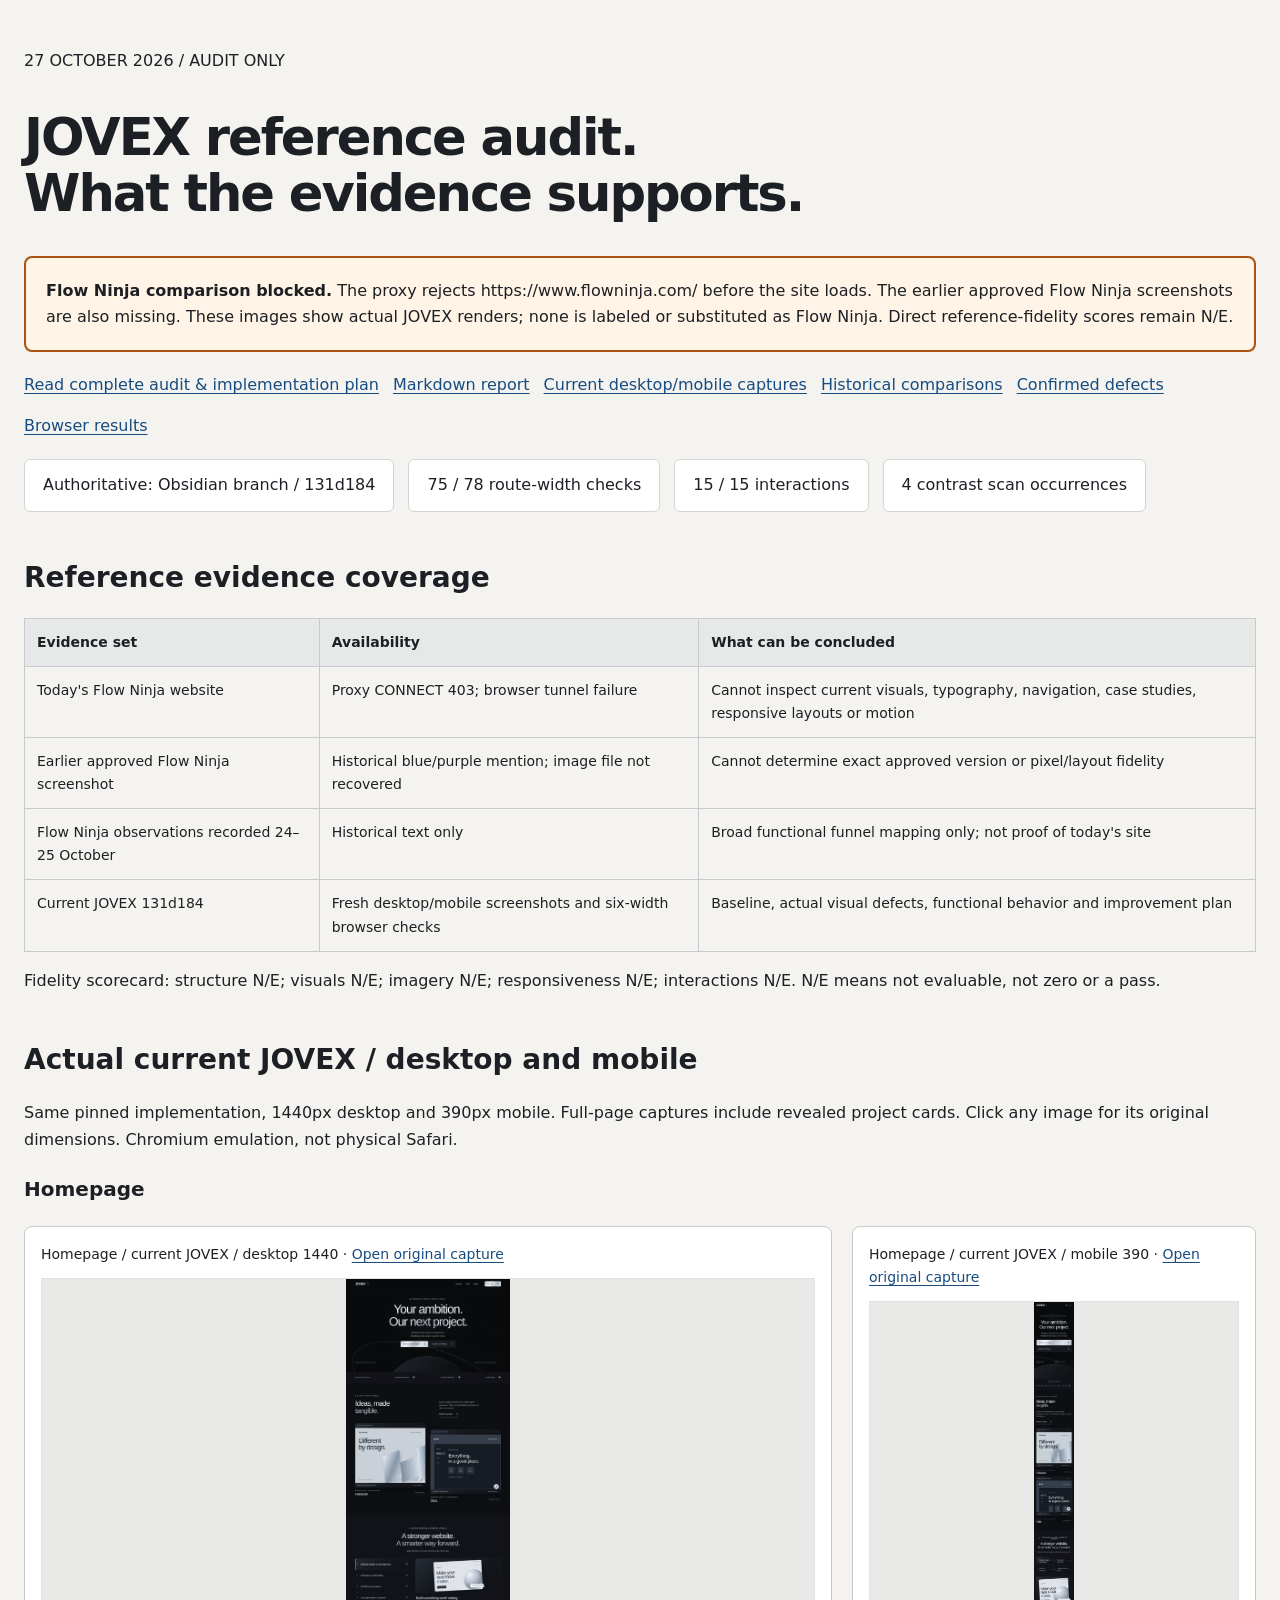
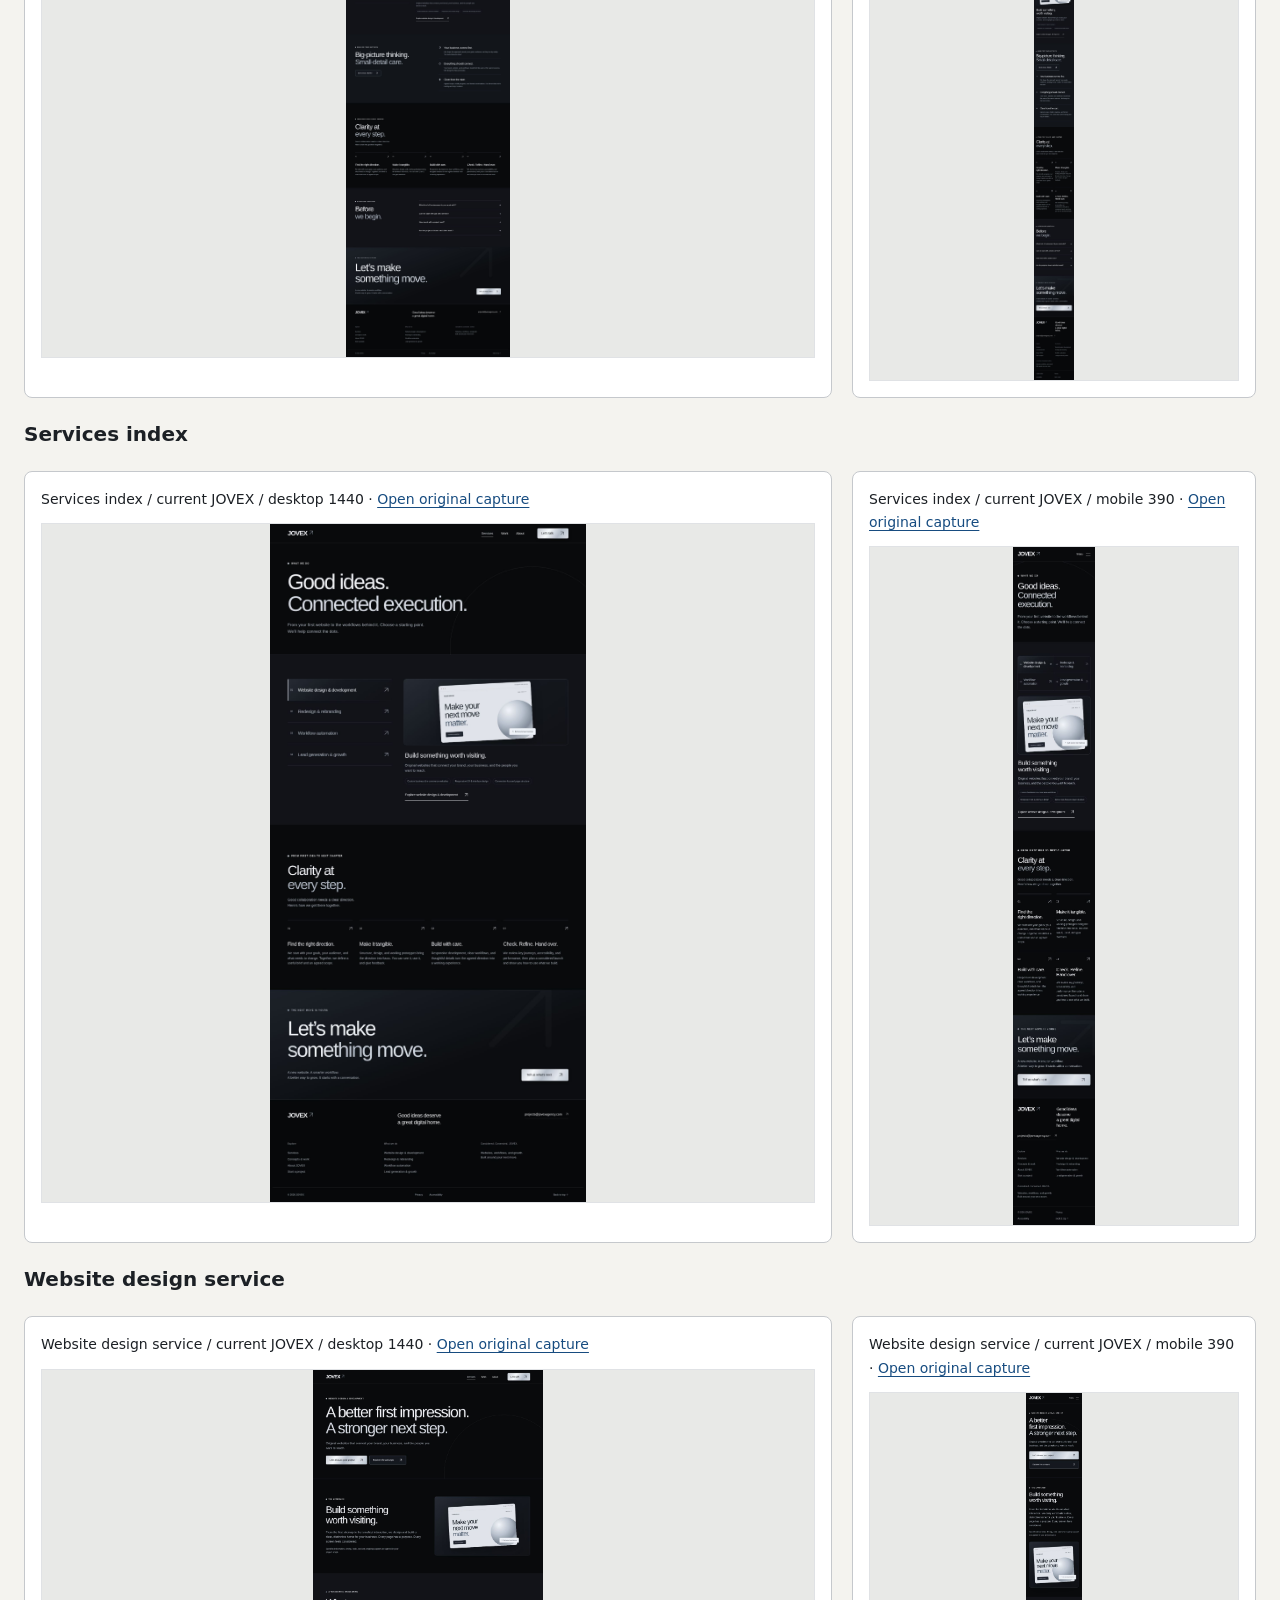
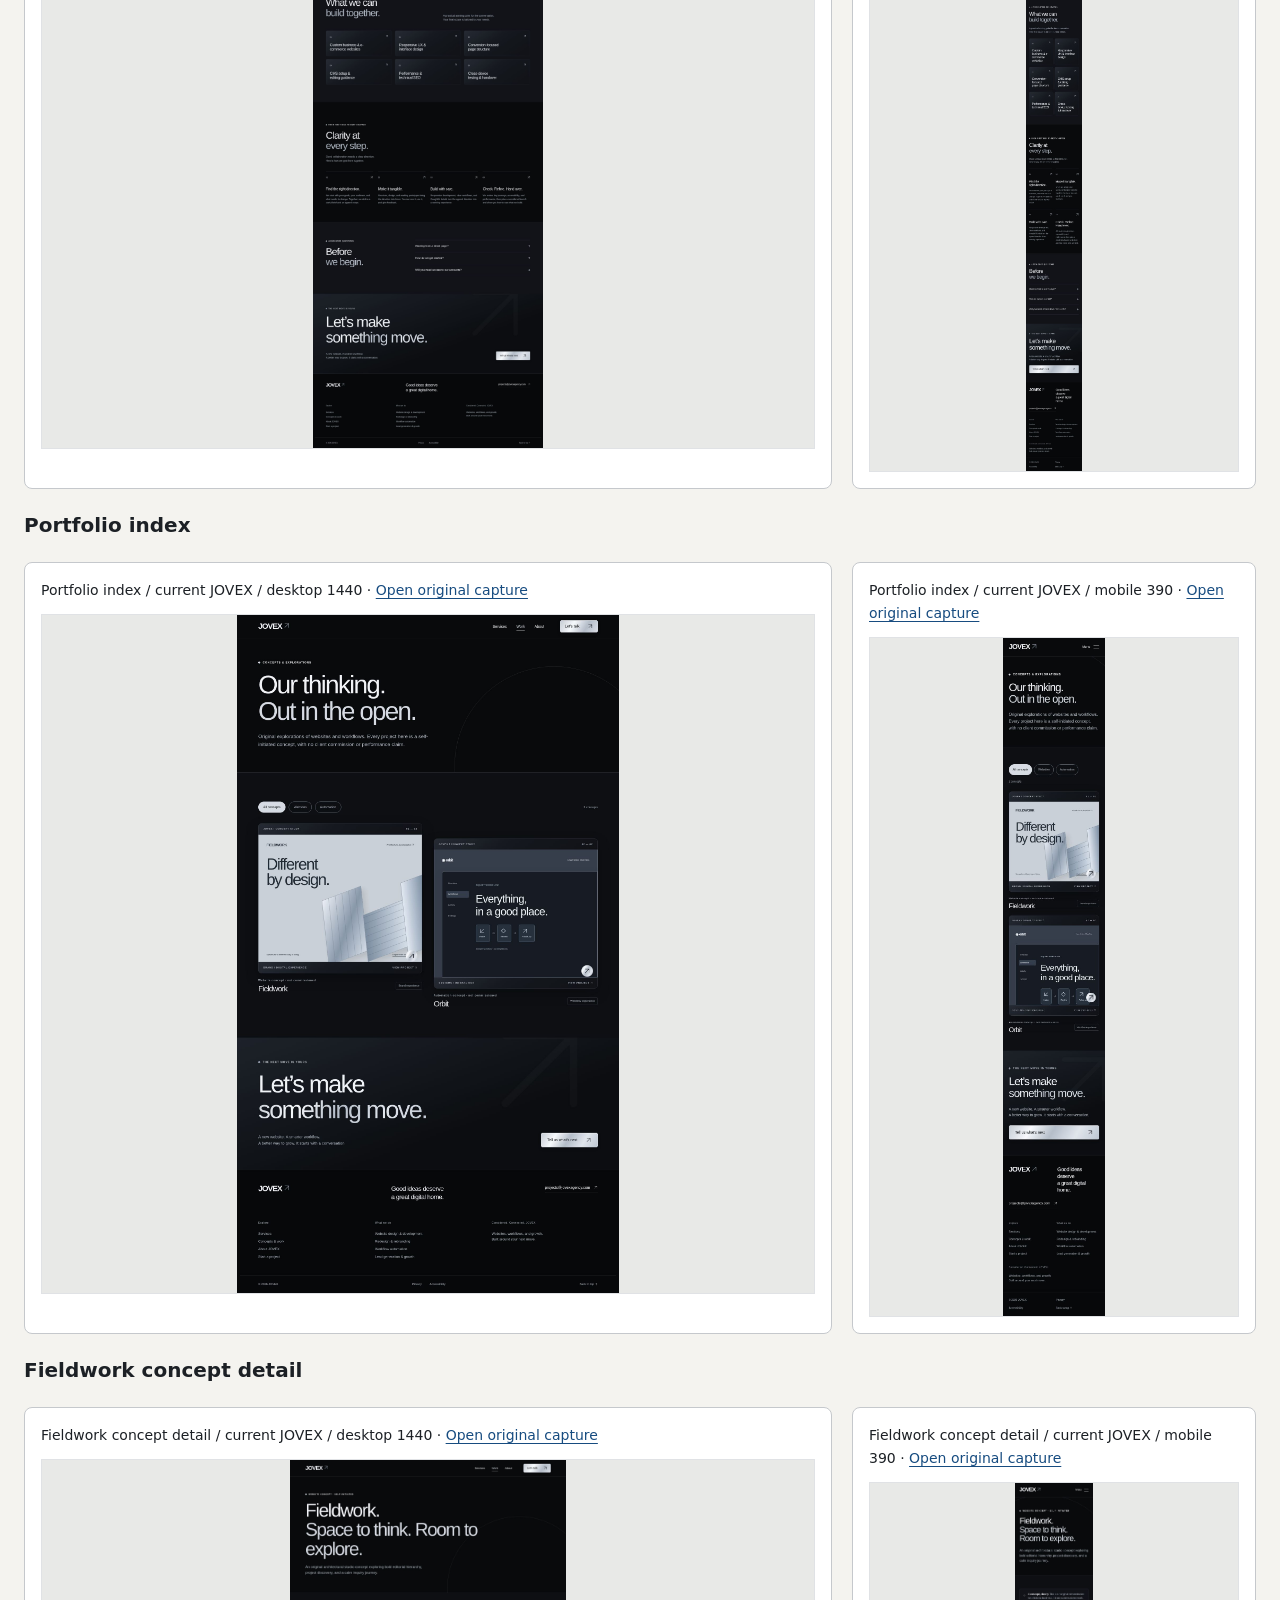
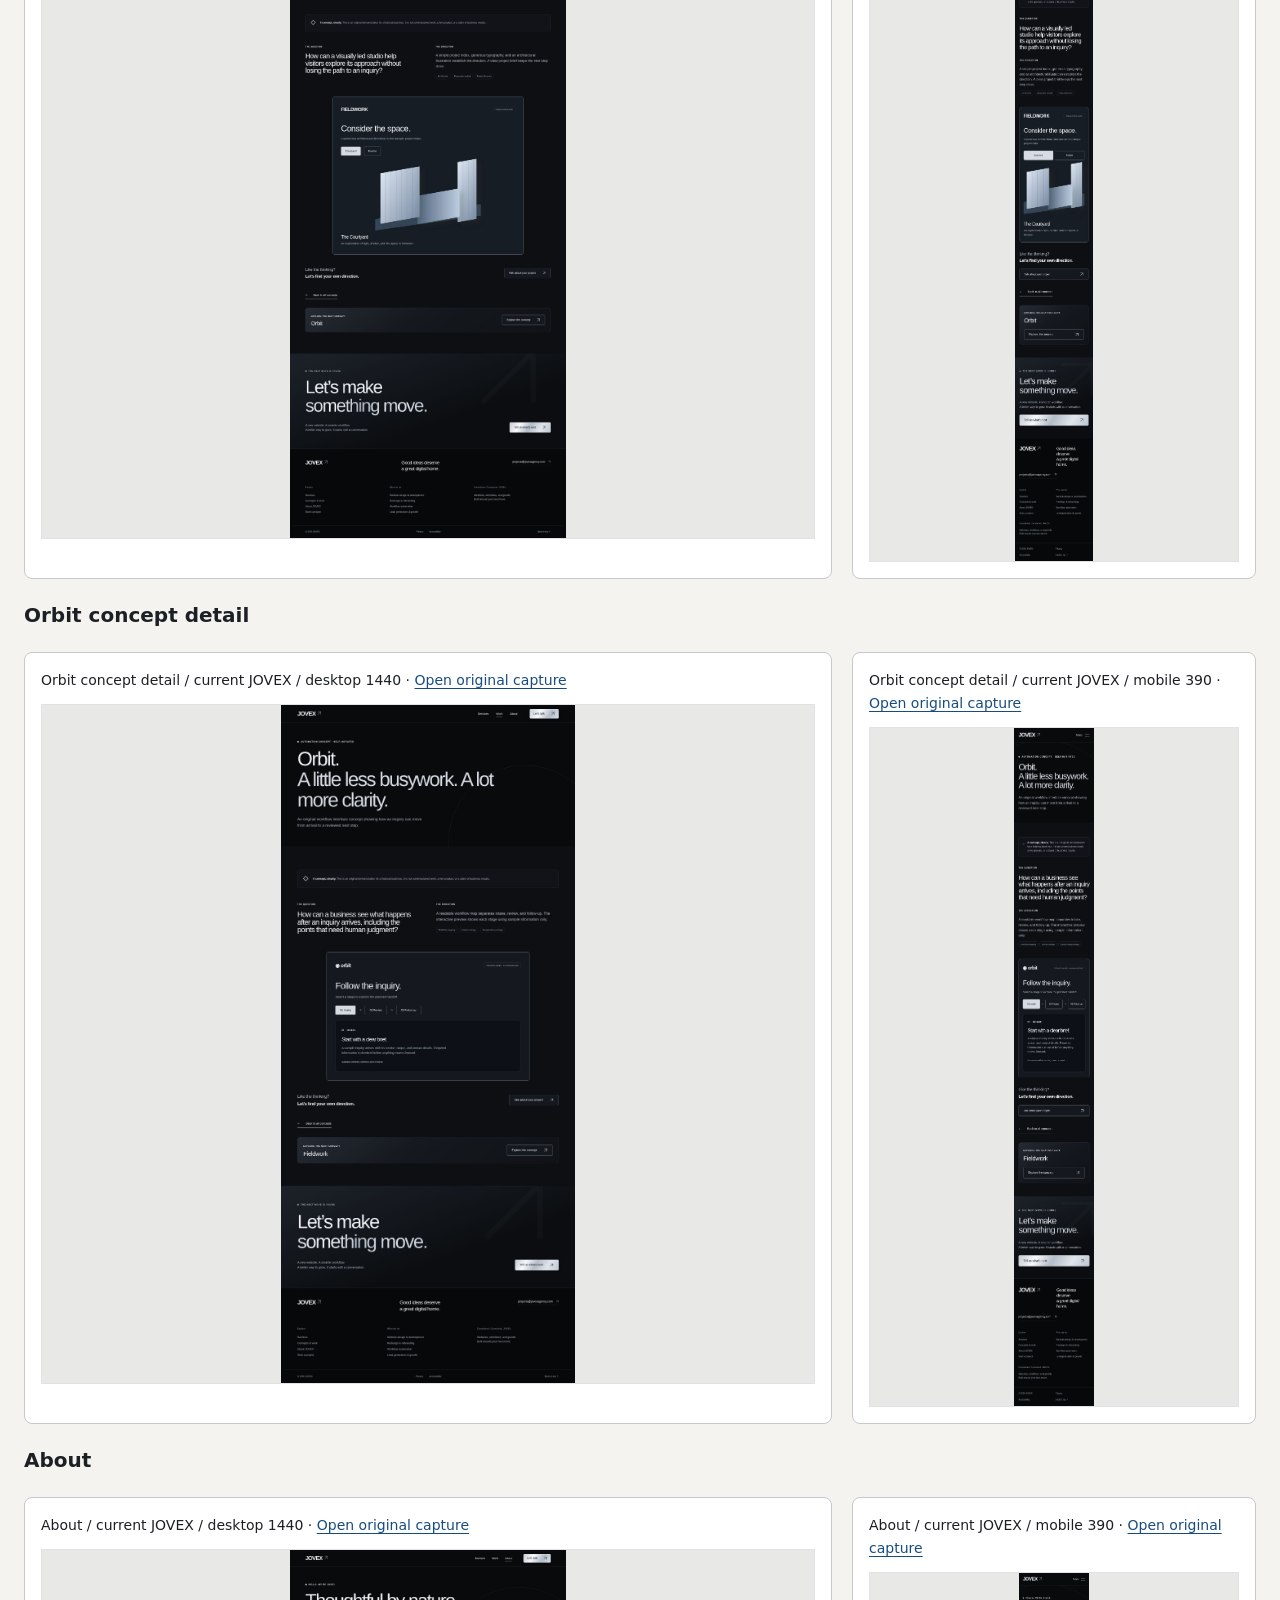
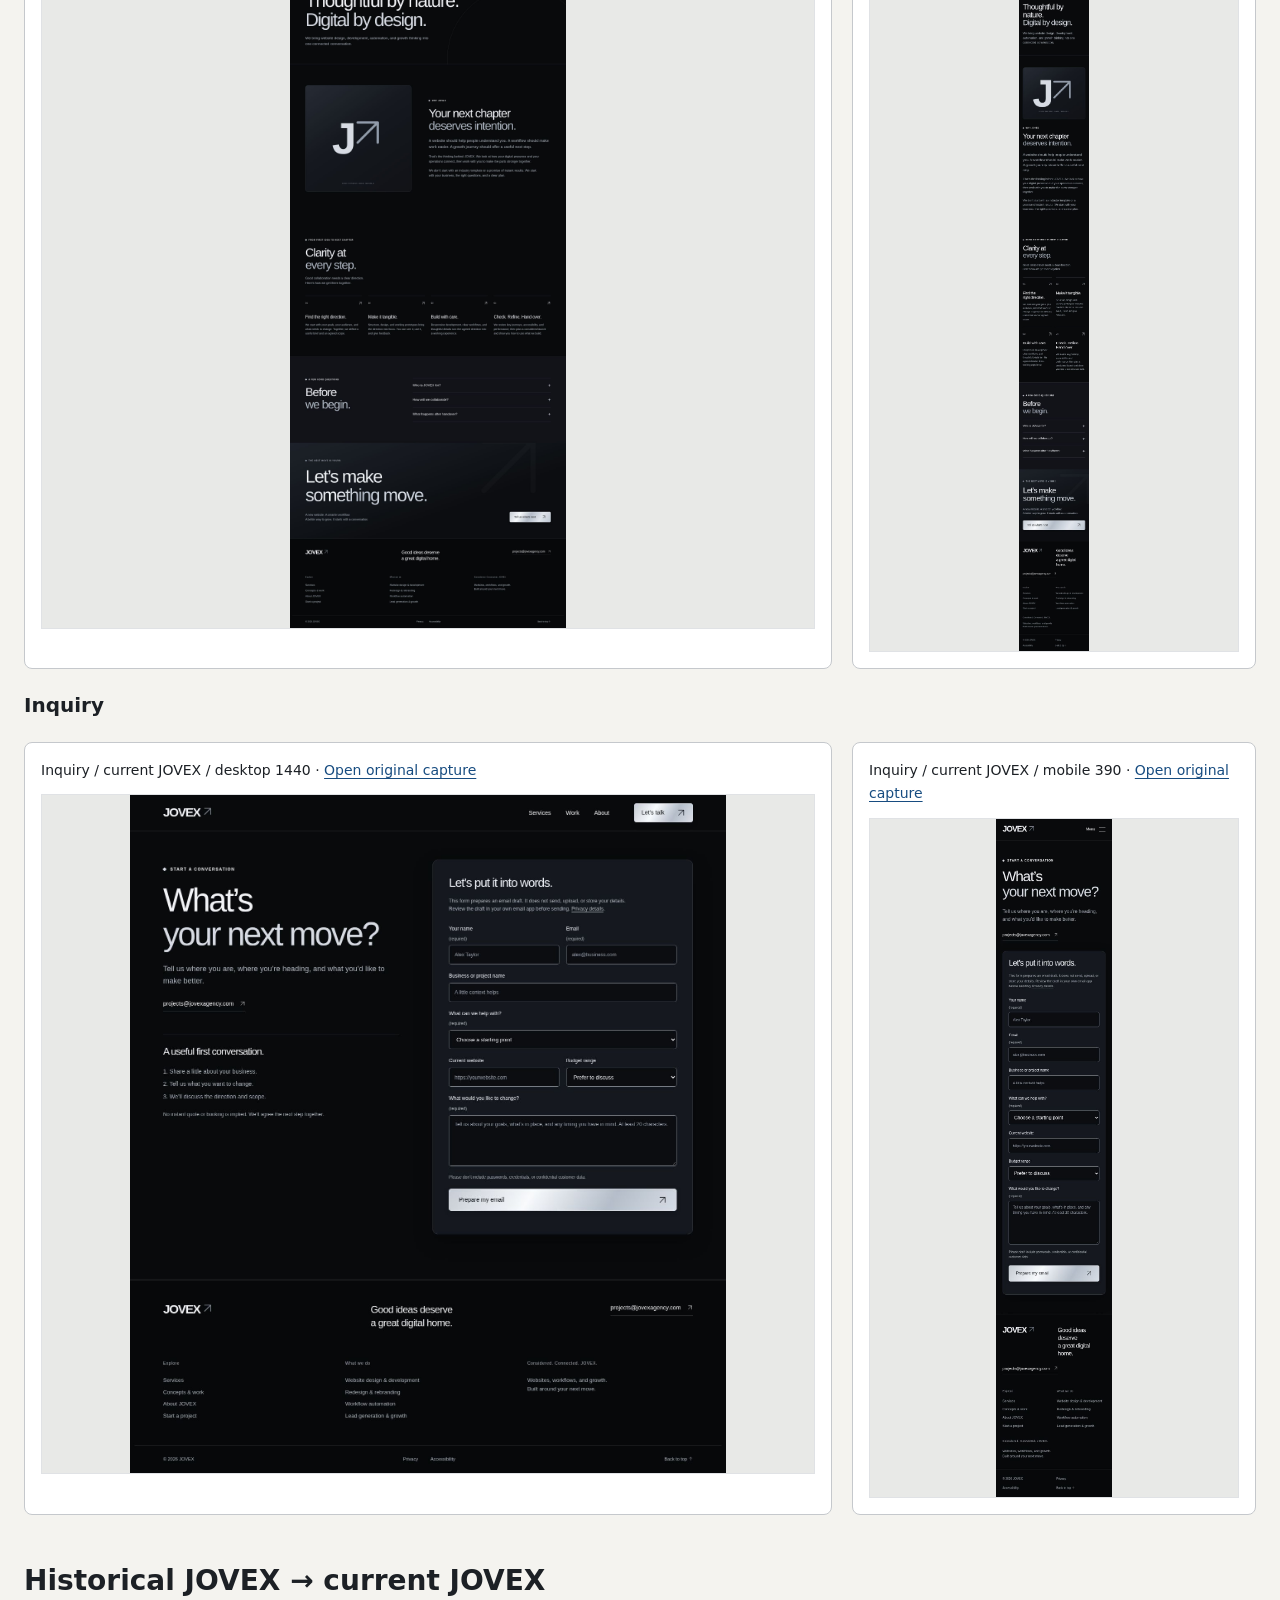
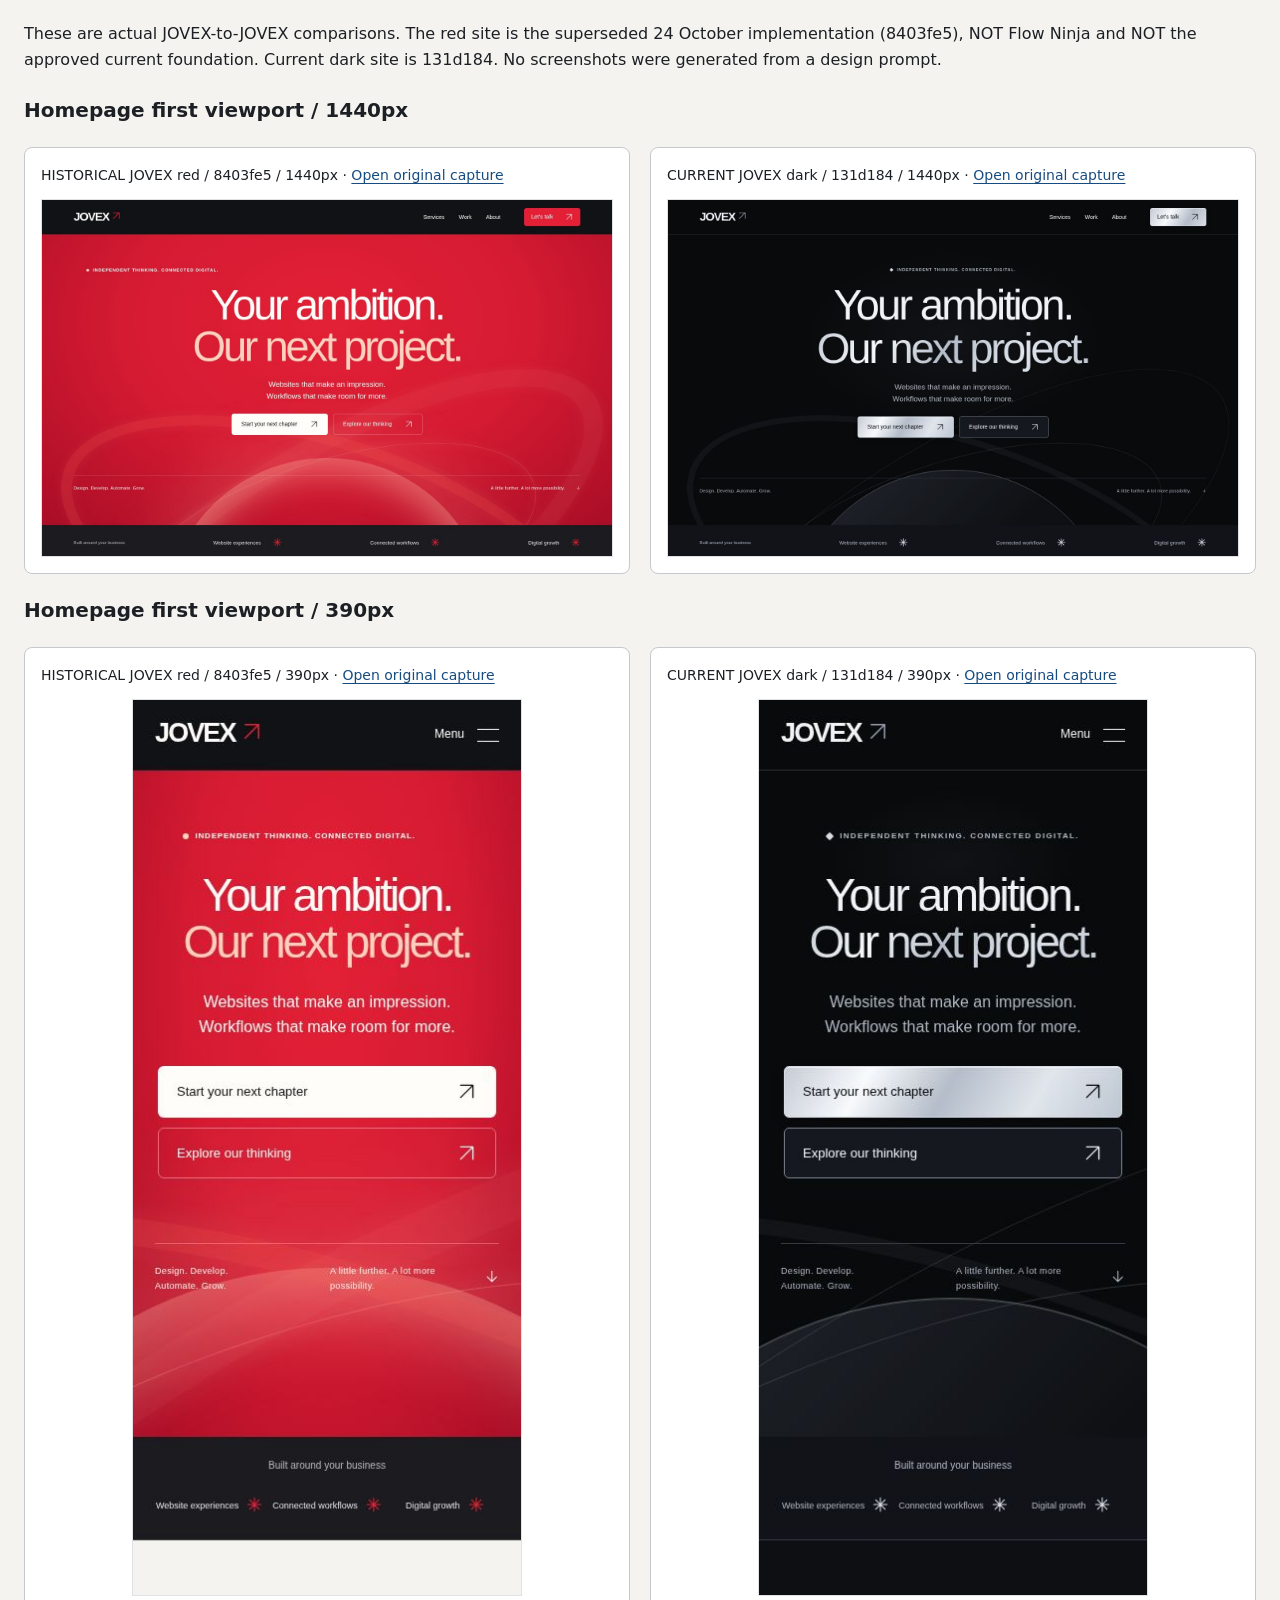
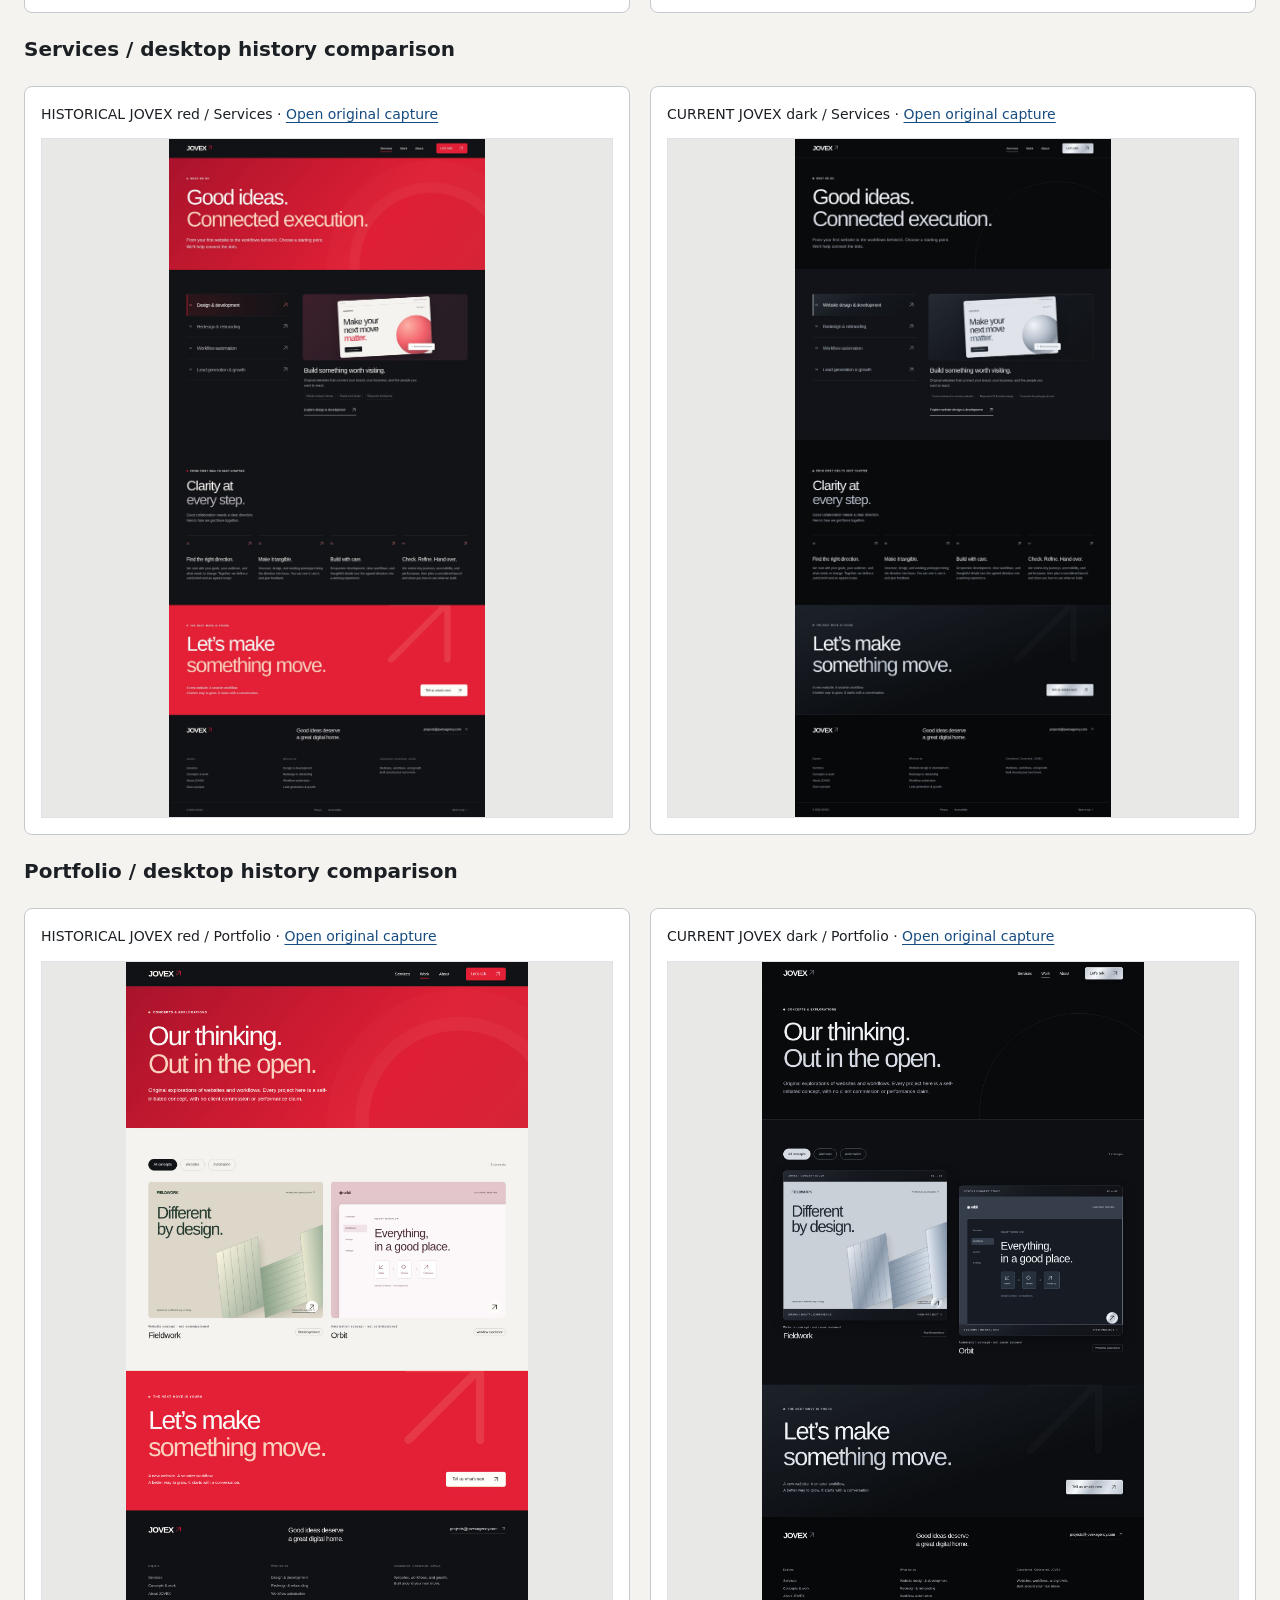
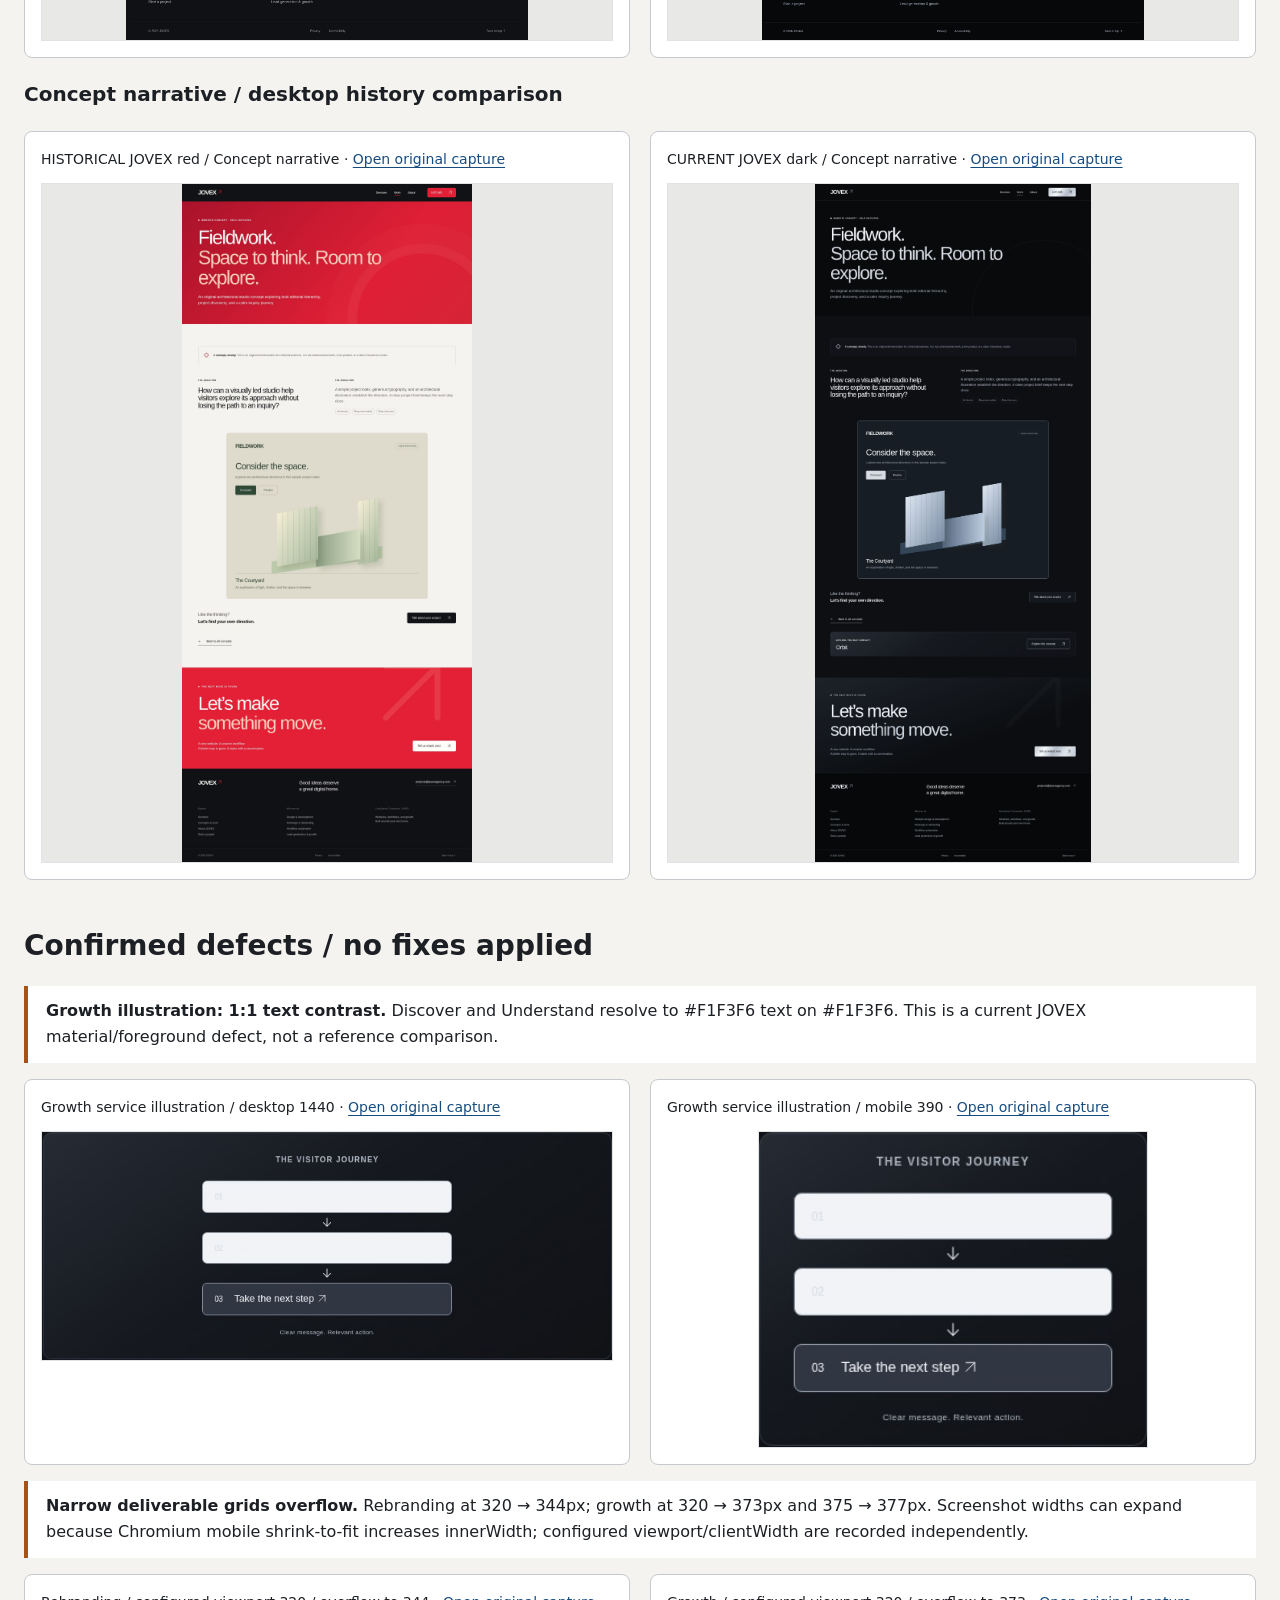
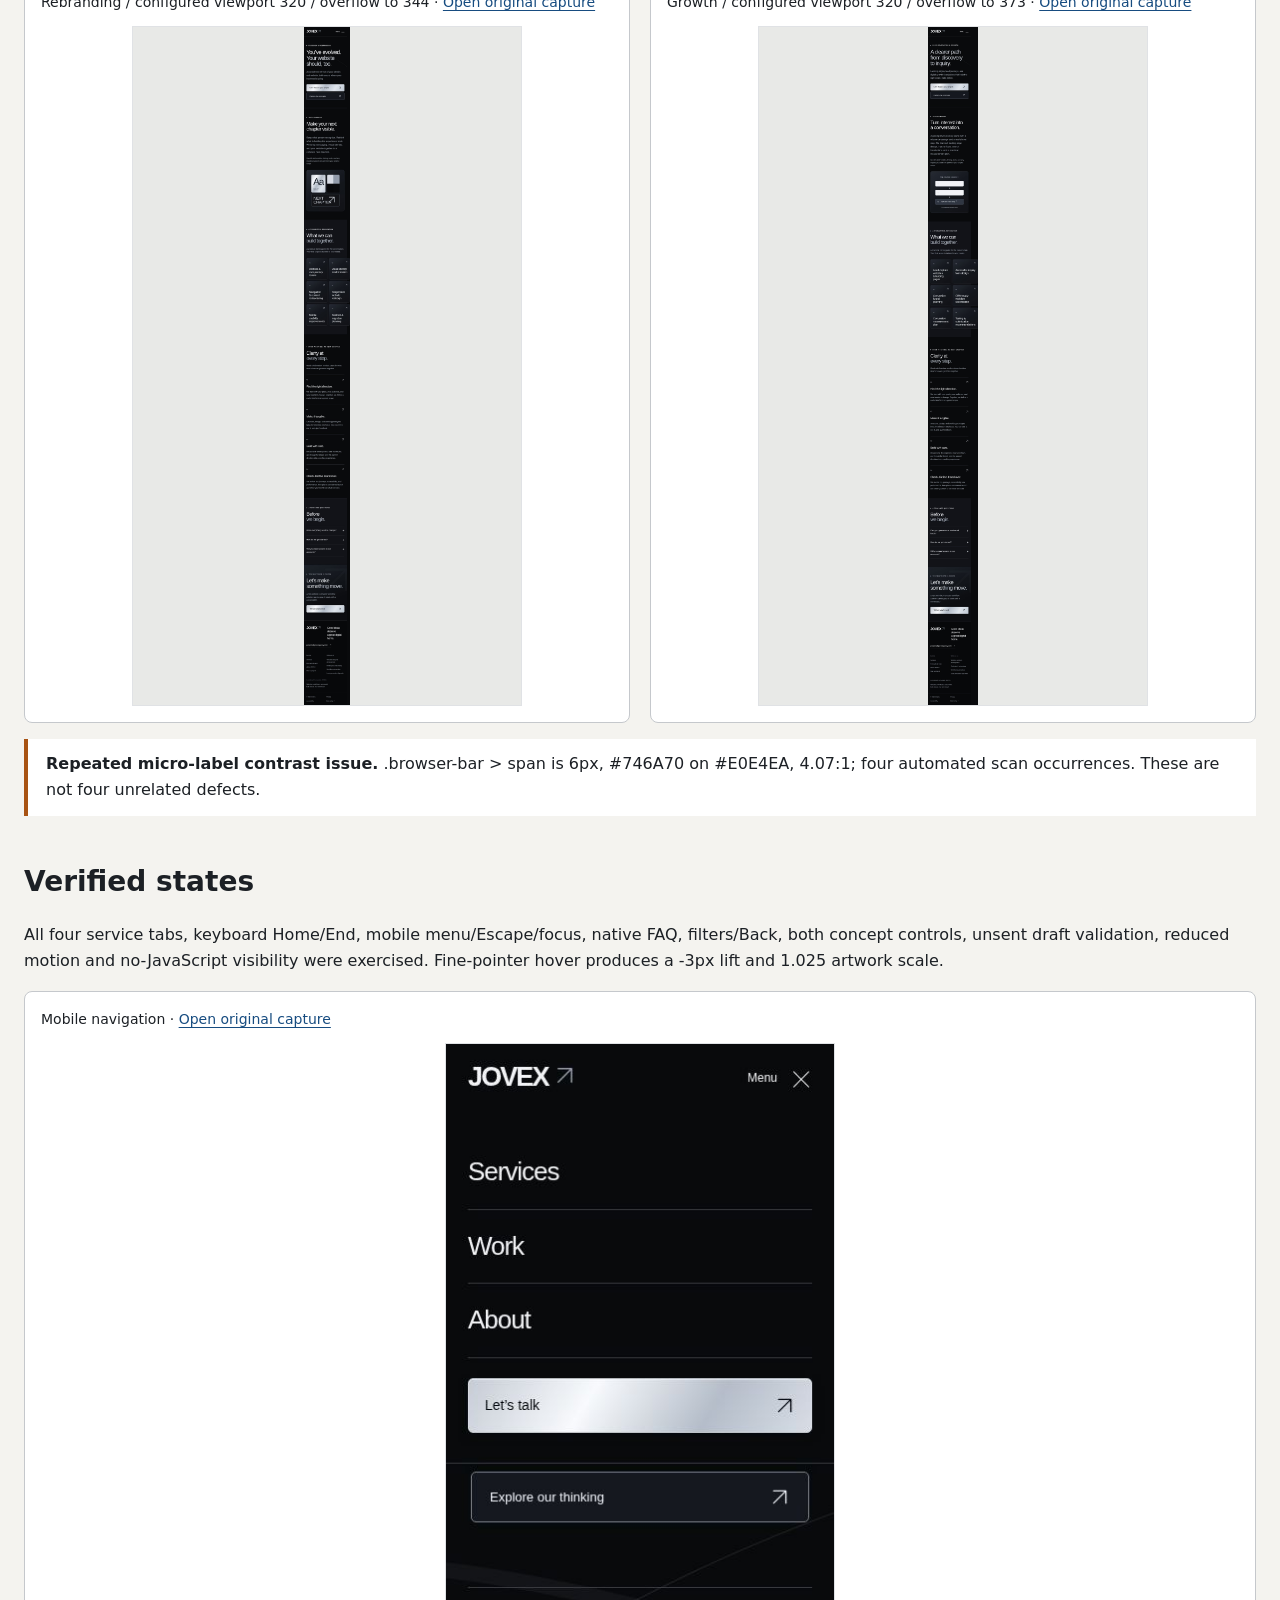
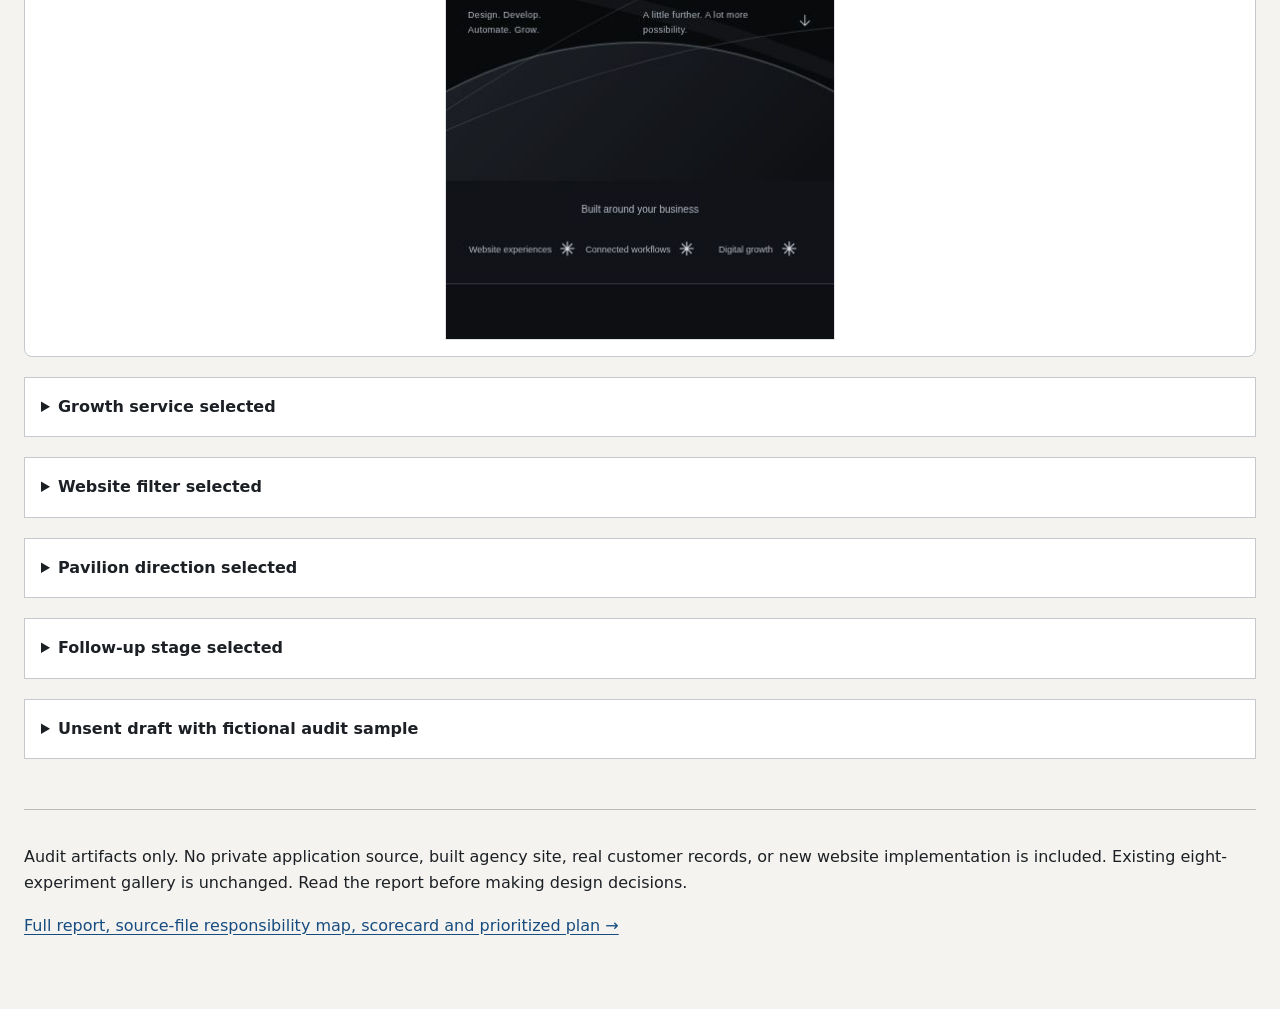
<file: previews/jovex-flow-audit-20261027/index.html>
<!doctype html><html lang="en"><head><meta charset="utf-8"><meta name="viewport" content="width=device-width,initial-scale=1"><title>JOVEX reference audit — evidence and limitations</title><link rel="stylesheet" href="review.css"></head><body><main><p>27 OCTOBER 2026 / AUDIT ONLY</p><h1>JOVEX reference audit.<br>What the evidence supports.</h1><div class="notice"><strong>Flow Ninja comparison blocked.</strong> The proxy rejects https://www.flowninja.com/ before the site loads. The earlier approved Flow Ninja screenshots are also missing. These images show actual JOVEX renders; none is labeled or substituted as Flow Ninja. Direct reference-fidelity scores remain N/E.</div><nav aria-label="Audit contents"><a href="report.html">Read complete audit & implementation plan</a><a href="REPORT.md">Markdown report</a><a href="#current">Current desktop/mobile captures</a><a href="#history">Historical comparisons</a><a href="#findings">Confirmed defects</a><a href="evidence/browser-audit.json">Browser results</a></nav><div class="summary"><span>Authoritative: Obsidian branch / 131d184</span><span>75 / 78 route-width checks</span><span>15 / 15 interactions</span><span>4 contrast scan occurrences</span></div><h2>Reference evidence coverage</h2><div class="table-wrap"><table><tr><th>Evidence set</th><th>Availability</th><th>What can be concluded</th></tr><tr><td>Today's Flow Ninja website</td><td>Proxy CONNECT 403; browser tunnel failure</td><td>Cannot inspect current visuals, typography, navigation, case studies, responsive layouts or motion</td></tr><tr><td>Earlier approved Flow Ninja screenshot</td><td>Historical blue/purple mention; image file not recovered</td><td>Cannot determine exact approved version or pixel/layout fidelity</td></tr><tr><td>Flow Ninja observations recorded 24–25 October</td><td>Historical text only</td><td>Broad functional funnel mapping only; not proof of today's site</td></tr><tr><td>Current JOVEX 131d184</td><td>Fresh desktop/mobile screenshots and six-width browser checks</td><td>Baseline, actual visual defects, functional behavior and improvement plan</td></tr></table></div><p>Fidelity scorecard: structure N/E; visuals N/E; imagery N/E; responsiveness N/E; interactions N/E. N/E means not evaluable, not zero or a pass.</p><section id="current"><h2>Actual current JOVEX / desktop and mobile</h2><p>Same pinned implementation, 1440px desktop and 390px mobile. Full-page captures include revealed project cards. Click any image for its original dimensions. Chromium emulation, not physical Safari.</p><section id="responsive-home"><h3>Homepage</h3><div class="pair responsive"><figure><figcaption>Homepage / current JOVEX / desktop 1440 · <a href="screenshots/jovex-home-1440.jpg">Open original capture</a></figcaption><a href="screenshots/jovex-home-1440.jpg"><img class="long " src="screenshots/jovex-home-1440.jpg" alt="Homepage / current JOVEX / desktop 1440" width="1440" height="5977" loading="lazy"></a></figure><figure><figcaption>Homepage / current JOVEX / mobile 390 · <a href="screenshots/jovex-home-390.jpg">Open original capture</a></figcaption><a href="screenshots/jovex-home-390.jpg"><img class="long phone" src="screenshots/jovex-home-390.jpg" alt="Homepage / current JOVEX / mobile 390" width="390" height="6559" loading="lazy"></a></figure></div></section><section id="responsive-services"><h3>Services index</h3><div class="pair responsive"><figure><figcaption>Services index / current JOVEX / desktop 1440 · <a href="screenshots/jovex-services-1440.jpg">Open original capture</a></figcaption><a href="screenshots/jovex-services-1440.jpg"><img class="long " src="screenshots/jovex-services-1440.jpg" alt="Services index / current JOVEX / desktop 1440" width="1440" height="3083" loading="lazy"></a></figure><figure><figcaption>Services index / current JOVEX / mobile 390 · <a href="screenshots/jovex-services-390.jpg">Open original capture</a></figcaption><a href="screenshots/jovex-services-390.jpg"><img class="long phone" src="screenshots/jovex-services-390.jpg" alt="Services index / current JOVEX / mobile 390" width="390" height="3262" loading="lazy"></a></figure></div></section><section id="responsive-services-website-design"><h3>Website design service</h3><div class="pair responsive"><figure><figcaption>Website design service / current JOVEX / desktop 1440 · <a href="screenshots/jovex-services-website-design-1440.jpg">Open original capture</a></figcaption><a href="screenshots/jovex-services-website-design-1440.jpg"><img class="long " src="screenshots/jovex-services-website-design-1440.jpg" alt="Website design service / current JOVEX / desktop 1440" width="1440" height="4241" loading="lazy"></a></figure><figure><figcaption>Website design service / current JOVEX / mobile 390 · <a href="screenshots/jovex-services-website-design-390.jpg">Open original capture</a></figcaption><a href="screenshots/jovex-services-website-design-390.jpg"><img class="long phone" src="screenshots/jovex-services-website-design-390.jpg" alt="Website design service / current JOVEX / mobile 390" width="390" height="4651" loading="lazy"></a></figure></div></section><section id="responsive-work"><h3>Portfolio index</h3><div class="pair responsive"><figure><figcaption>Portfolio index / current JOVEX / desktop 1440 · <a href="screenshots/jovex-work-1440.jpg">Open original capture</a></figcaption><a href="screenshots/jovex-work-1440.jpg"><img class="long " src="screenshots/jovex-work-1440.jpg" alt="Portfolio index / current JOVEX / desktop 1440" width="1440" height="2562" loading="lazy"></a></figure><figure><figcaption>Portfolio index / current JOVEX / mobile 390 · <a href="screenshots/jovex-work-390.jpg">Open original capture</a></figcaption><a href="screenshots/jovex-work-390.jpg"><img class="long phone" src="screenshots/jovex-work-390.jpg" alt="Portfolio index / current JOVEX / mobile 390" width="390" height="2579" loading="lazy"></a></figure></div></section><section id="responsive-work-fieldwork"><h3>Fieldwork concept detail</h3><div class="pair responsive"><figure><figcaption>Fieldwork concept detail / current JOVEX / desktop 1440 · <a href="screenshots/jovex-work-fieldwork-1440.jpg">Open original capture</a></figcaption><a href="screenshots/jovex-work-fieldwork-1440.jpg"><img class="long " src="screenshots/jovex-work-fieldwork-1440.jpg" alt="Fieldwork concept detail / current JOVEX / desktop 1440" width="1440" height="3543" loading="lazy"></a></figure><figure><figcaption>Fieldwork concept detail / current JOVEX / mobile 390 · <a href="screenshots/jovex-work-fieldwork-390.jpg">Open original capture</a></figcaption><a href="screenshots/jovex-work-fieldwork-390.jpg"><img class="long phone" src="screenshots/jovex-work-fieldwork-390.jpg" alt="Fieldwork concept detail / current JOVEX / mobile 390" width="390" height="3363" loading="lazy"></a></figure></div></section><section id="responsive-work-orbit"><h3>Orbit concept detail</h3><div class="pair responsive"><figure><figcaption>Orbit concept detail / current JOVEX / desktop 1440 · <a href="screenshots/jovex-work-orbit-1440.jpg">Open original capture</a></figcaption><a href="screenshots/jovex-work-orbit-1440.jpg"><img class="long " src="screenshots/jovex-work-orbit-1440.jpg" alt="Orbit concept detail / current JOVEX / desktop 1440" width="1440" height="3318" loading="lazy"></a></figure><figure><figcaption>Orbit concept detail / current JOVEX / mobile 390 · <a href="screenshots/jovex-work-orbit-390.jpg">Open original capture</a></figcaption><a href="screenshots/jovex-work-orbit-390.jpg"><img class="long phone" src="screenshots/jovex-work-orbit-390.jpg" alt="Orbit concept detail / current JOVEX / mobile 390" width="390" height="3266" loading="lazy"></a></figure></div></section><section id="responsive-about"><h3>About</h3><div class="pair responsive"><figure><figcaption>About / current JOVEX / desktop 1440 · <a href="screenshots/jovex-about-1440.jpg">Open original capture</a></figcaption><a href="screenshots/jovex-about-1440.jpg"><img class="long " src="screenshots/jovex-about-1440.jpg" alt="About / current JOVEX / desktop 1440" width="1440" height="3532" loading="lazy"></a></figure><figure><figcaption>About / current JOVEX / mobile 390 · <a href="screenshots/jovex-about-390.jpg">Open original capture</a></figcaption><a href="screenshots/jovex-about-390.jpg"><img class="long phone" src="screenshots/jovex-about-390.jpg" alt="About / current JOVEX / mobile 390" width="390" height="3762" loading="lazy"></a></figure></div></section><section id="responsive-contact"><h3>Inquiry</h3><div class="pair responsive"><figure><figcaption>Inquiry / current JOVEX / desktop 1440 · <a href="screenshots/jovex-contact-1440.jpg">Open original capture</a></figcaption><a href="screenshots/jovex-contact-1440.jpg"><img class="long " src="screenshots/jovex-contact-1440.jpg" alt="Inquiry / current JOVEX / desktop 1440" width="1440" height="1639" loading="lazy"></a></figure><figure><figcaption>Inquiry / current JOVEX / mobile 390 · <a href="screenshots/jovex-contact-390.jpg">Open original capture</a></figcaption><a href="screenshots/jovex-contact-390.jpg"><img class="long phone" src="screenshots/jovex-contact-390.jpg" alt="Inquiry / current JOVEX / mobile 390" width="390" height="2265" loading="lazy"></a></figure></div></section></section><section id="history"><h2>Historical JOVEX → current JOVEX</h2><p>These are actual JOVEX-to-JOVEX comparisons. The red site is the superseded 24 October implementation (8403fe5), NOT Flow Ninja and NOT the approved current foundation. Current dark site is 131d184. No screenshots were generated from a design prompt.</p><section id="historical-1440"><h3>Homepage first viewport / 1440px</h3><div class="pair"><figure><figcaption>HISTORICAL JOVEX red / 8403fe5 / 1440px · <a href="screenshots/historical-red-home-viewport-1440.jpg">Open original capture</a></figcaption><a href="screenshots/historical-red-home-viewport-1440.jpg"><img class="" src="screenshots/historical-red-home-viewport-1440.jpg" alt="HISTORICAL JOVEX red / 8403fe5 / 1440px" width="1440" height="900" loading="lazy"></a></figure><figure><figcaption>CURRENT JOVEX dark / 131d184 / 1440px · <a href="screenshots/jovex-home-viewport-1440.jpg">Open original capture</a></figcaption><a href="screenshots/jovex-home-viewport-1440.jpg"><img class="" src="screenshots/jovex-home-viewport-1440.jpg" alt="CURRENT JOVEX dark / 131d184 / 1440px" width="1440" height="900" loading="lazy"></a></figure></div></section><section id="historical-390"><h3>Homepage first viewport / 390px</h3><div class="pair"><figure><figcaption>HISTORICAL JOVEX red / 8403fe5 / 390px · <a href="screenshots/historical-red-home-viewport-390.jpg">Open original capture</a></figcaption><a href="screenshots/historical-red-home-viewport-390.jpg"><img class="phone" src="screenshots/historical-red-home-viewport-390.jpg" alt="HISTORICAL JOVEX red / 8403fe5 / 390px" width="390" height="900" loading="lazy"></a></figure><figure><figcaption>CURRENT JOVEX dark / 131d184 / 390px · <a href="screenshots/jovex-home-viewport-390.jpg">Open original capture</a></figcaption><a href="screenshots/jovex-home-viewport-390.jpg"><img class="phone" src="screenshots/jovex-home-viewport-390.jpg" alt="CURRENT JOVEX dark / 131d184 / 390px" width="390" height="900" loading="lazy"></a></figure></div></section><h3>Services / desktop history comparison</h3><div class="pair"><figure><figcaption>HISTORICAL JOVEX red / Services · <a href="screenshots/historical-red-services-1440.jpg">Open original capture</a></figcaption><a href="screenshots/historical-red-services-1440.jpg"><img class="long " src="screenshots/historical-red-services-1440.jpg" alt="HISTORICAL JOVEX red / Services" width="1440" height="3085" loading="lazy"></a></figure><figure><figcaption>CURRENT JOVEX dark / Services · <a href="screenshots/jovex-services-1440.jpg">Open original capture</a></figcaption><a href="screenshots/jovex-services-1440.jpg"><img class="long " src="screenshots/jovex-services-1440.jpg" alt="CURRENT JOVEX dark / Services" width="1440" height="3083" loading="lazy"></a></figure></div><h3>Portfolio / desktop history comparison</h3><div class="pair"><figure><figcaption>HISTORICAL JOVEX red / Portfolio · <a href="screenshots/historical-red-work-1440.jpg">Open original capture</a></figcaption><a href="screenshots/historical-red-work-1440.jpg"><img class="long " src="screenshots/historical-red-work-1440.jpg" alt="HISTORICAL JOVEX red / Portfolio" width="1440" height="2432" loading="lazy"></a></figure><figure><figcaption>CURRENT JOVEX dark / Portfolio · <a href="screenshots/jovex-work-1440.jpg">Open original capture</a></figcaption><a href="screenshots/jovex-work-1440.jpg"><img class="long " src="screenshots/jovex-work-1440.jpg" alt="CURRENT JOVEX dark / Portfolio" width="1440" height="2562" loading="lazy"></a></figure></div><h3>Concept narrative / desktop history comparison</h3><div class="pair"><figure><figcaption>HISTORICAL JOVEX red / Concept narrative · <a href="screenshots/historical-red-work-fieldwork-1440.jpg">Open original capture</a></figcaption><a href="screenshots/historical-red-work-fieldwork-1440.jpg"><img class="long " src="screenshots/historical-red-work-fieldwork-1440.jpg" alt="HISTORICAL JOVEX red / Concept narrative" width="1440" height="3369" loading="lazy"></a></figure><figure><figcaption>CURRENT JOVEX dark / Concept narrative · <a href="screenshots/jovex-work-fieldwork-1440.jpg">Open original capture</a></figcaption><a href="screenshots/jovex-work-fieldwork-1440.jpg"><img class="long " src="screenshots/jovex-work-fieldwork-1440.jpg" alt="CURRENT JOVEX dark / Concept narrative" width="1440" height="3543" loading="lazy"></a></figure></div></section><section id="findings"><h2>Confirmed defects / no fixes applied</h2><p class="finding"><strong>Growth illustration: 1:1 text contrast.</strong> Discover and Understand resolve to #F1F3F6 text on #F1F3F6. This is a current JOVEX material/foreground defect, not a reference comparison.</p><div class="pair"><figure><figcaption>Growth service illustration / desktop 1440 · <a href="screenshots/growth-illustration-1440.jpg">Open original capture</a></figcaption><a href="screenshots/growth-illustration-1440.jpg"><img class="" src="screenshots/growth-illustration-1440.jpg" alt="Growth service illustration / desktop 1440" width="752" height="301" loading="lazy"></a></figure><figure><figcaption>Growth service illustration / mobile 390 · <a href="screenshots/growth-illustration-390.jpg">Open original capture</a></figcaption><a href="screenshots/growth-illustration-390.jpg"><img class="phone" src="screenshots/growth-illustration-390.jpg" alt="Growth service illustration / mobile 390" width="346" height="281" loading="lazy"></a></figure></div><p class="finding"><strong>Narrow deliverable grids overflow.</strong> Rebranding at 320 → 344px; growth at 320 → 373px and 375 → 377px. Screenshot widths can expand because Chromium mobile shrink-to-fit increases innerWidth; configured viewport/clientWidth are recorded independently.</p><div class="pair"><figure><figcaption>Rebranding / configured viewport 320 / overflow to 344 · <a href="screenshots/overflow-rebranding-320.jpg">Open original capture</a></figcaption><a href="screenshots/overflow-rebranding-320.jpg"><img class="long phone" src="screenshots/overflow-rebranding-320.jpg" alt="Rebranding / configured viewport 320 / overflow to 344" width="344" height="5055" loading="lazy"></a></figure><figure><figcaption>Growth / configured viewport 320 / overflow to 373 · <a href="screenshots/overflow-growth-320.jpg">Open original capture</a></figcaption><a href="screenshots/overflow-growth-320.jpg"><img class="long phone" src="screenshots/overflow-growth-320.jpg" alt="Growth / configured viewport 320 / overflow to 373" width="373" height="5132" loading="lazy"></a></figure></div><p class="finding"><strong>Repeated micro-label contrast issue.</strong> .browser-bar &gt; span is 6px, #746A70 on #E0E4EA, 4.07:1; four automated scan occurrences. These are not four unrelated defects.</p></section><section><h2>Verified states</h2><p>All four service tabs, keyboard Home/End, mobile menu/Escape/focus, native FAQ, filters/Back, both concept controls, unsent draft validation, reduced motion and no-JavaScript visibility were exercised. Fine-pointer hover produces a -3px lift and 1.025 artwork scale.</p><figure><figcaption>Mobile navigation · <a href="screenshots/jovex-navigation-open-390.jpg">Open original capture</a></figcaption><a href="screenshots/jovex-navigation-open-390.jpg"><img class="phone" src="screenshots/jovex-navigation-open-390.jpg" alt="Mobile navigation" width="390" height="900" loading="lazy"></a></figure><details><summary>Growth service selected</summary><div class="pair"><figure><figcaption>Growth service selected / desktop · <a href="screenshots/jovex-services-selected-1440.jpg">Open original capture</a></figcaption><a href="screenshots/jovex-services-selected-1440.jpg"><img class="long " src="screenshots/jovex-services-selected-1440.jpg" alt="Growth service selected / desktop" width="1440" height="1047" loading="lazy"></a></figure><figure><figcaption>Growth service selected / mobile · <a href="screenshots/jovex-services-selected-390.jpg">Open original capture</a></figcaption><a href="screenshots/jovex-services-selected-390.jpg"><img class="long phone" src="screenshots/jovex-services-selected-390.jpg" alt="Growth service selected / mobile" width="390" height="1102" loading="lazy"></a></figure></div></details><details><summary>Website filter selected</summary><div class="pair"><figure><figcaption>Website filter selected / desktop · <a href="screenshots/jovex-work-filtered-1440.jpg">Open original capture</a></figcaption><a href="screenshots/jovex-work-filtered-1440.jpg"><img class="long " src="screenshots/jovex-work-filtered-1440.jpg" alt="Website filter selected / desktop" width="1440" height="2504" loading="lazy"></a></figure><figure><figcaption>Website filter selected / mobile · <a href="screenshots/jovex-work-filtered-390.jpg">Open original capture</a></figcaption><a href="screenshots/jovex-work-filtered-390.jpg"><img class="long phone" src="screenshots/jovex-work-filtered-390.jpg" alt="Website filter selected / mobile" width="390" height="2109" loading="lazy"></a></figure></div></details><details><summary>Pavilion direction selected</summary><div class="pair"><figure><figcaption>Pavilion direction selected / desktop · <a href="screenshots/jovex-fieldwork-selected-1440.jpg">Open original capture</a></figcaption><a href="screenshots/jovex-fieldwork-selected-1440.jpg"><img class="long " src="screenshots/jovex-fieldwork-selected-1440.jpg" alt="Pavilion direction selected / desktop" width="1001" height="827" loading="lazy"></a></figure><figure><figcaption>Pavilion direction selected / mobile · <a href="screenshots/jovex-fieldwork-selected-390.jpg">Open original capture</a></figcaption><a href="screenshots/jovex-fieldwork-selected-390.jpg"><img class="long phone" src="screenshots/jovex-fieldwork-selected-390.jpg" alt="Pavilion direction selected / mobile" width="346" height="671" loading="lazy"></a></figure></div></details><details><summary>Follow-up stage selected</summary><div class="pair"><figure><figcaption>Follow-up stage selected / desktop · <a href="screenshots/jovex-orbit-selected-1440.jpg">Open original capture</a></figcaption><a href="screenshots/jovex-orbit-selected-1440.jpg"><img class="long " src="screenshots/jovex-orbit-selected-1440.jpg" alt="Follow-up stage selected / desktop" width="1001" height="630" loading="lazy"></a></figure><figure><figcaption>Follow-up stage selected / mobile · <a href="screenshots/jovex-orbit-selected-390.jpg">Open original capture</a></figcaption><a href="screenshots/jovex-orbit-selected-390.jpg"><img class="long phone" src="screenshots/jovex-orbit-selected-390.jpg" alt="Follow-up stage selected / mobile" width="346" height="574" loading="lazy"></a></figure></div></details><details><summary>Unsent draft with fictional audit sample</summary><div class="pair"><figure><figcaption>Unsent draft with fictional audit sample / desktop · <a href="screenshots/jovex-contact-draft-1440.jpg">Open original capture</a></figcaption><a href="screenshots/jovex-contact-draft-1440.jpg"><img class="long " src="screenshots/jovex-contact-draft-1440.jpg" alt="Unsent draft with fictional audit sample / desktop" width="1440" height="2126" loading="lazy"></a></figure><figure><figcaption>Unsent draft with fictional audit sample / mobile · <a href="screenshots/jovex-contact-draft-390.jpg">Open original capture</a></figcaption><a href="screenshots/jovex-contact-draft-390.jpg"><img class="long phone" src="screenshots/jovex-contact-draft-390.jpg" alt="Unsent draft with fictional audit sample / mobile" width="390" height="2796" loading="lazy"></a></figure></div></details></section><footer><p>Audit artifacts only. No private application source, built agency site, real customer records, or new website implementation is included. Existing eight-experiment gallery is unchanged. Read the report before making design decisions.</p><a href="report.html">Full report, source-file responsibility map, scorecard and prioritized plan →</a></footer></main></body></html>
</file>
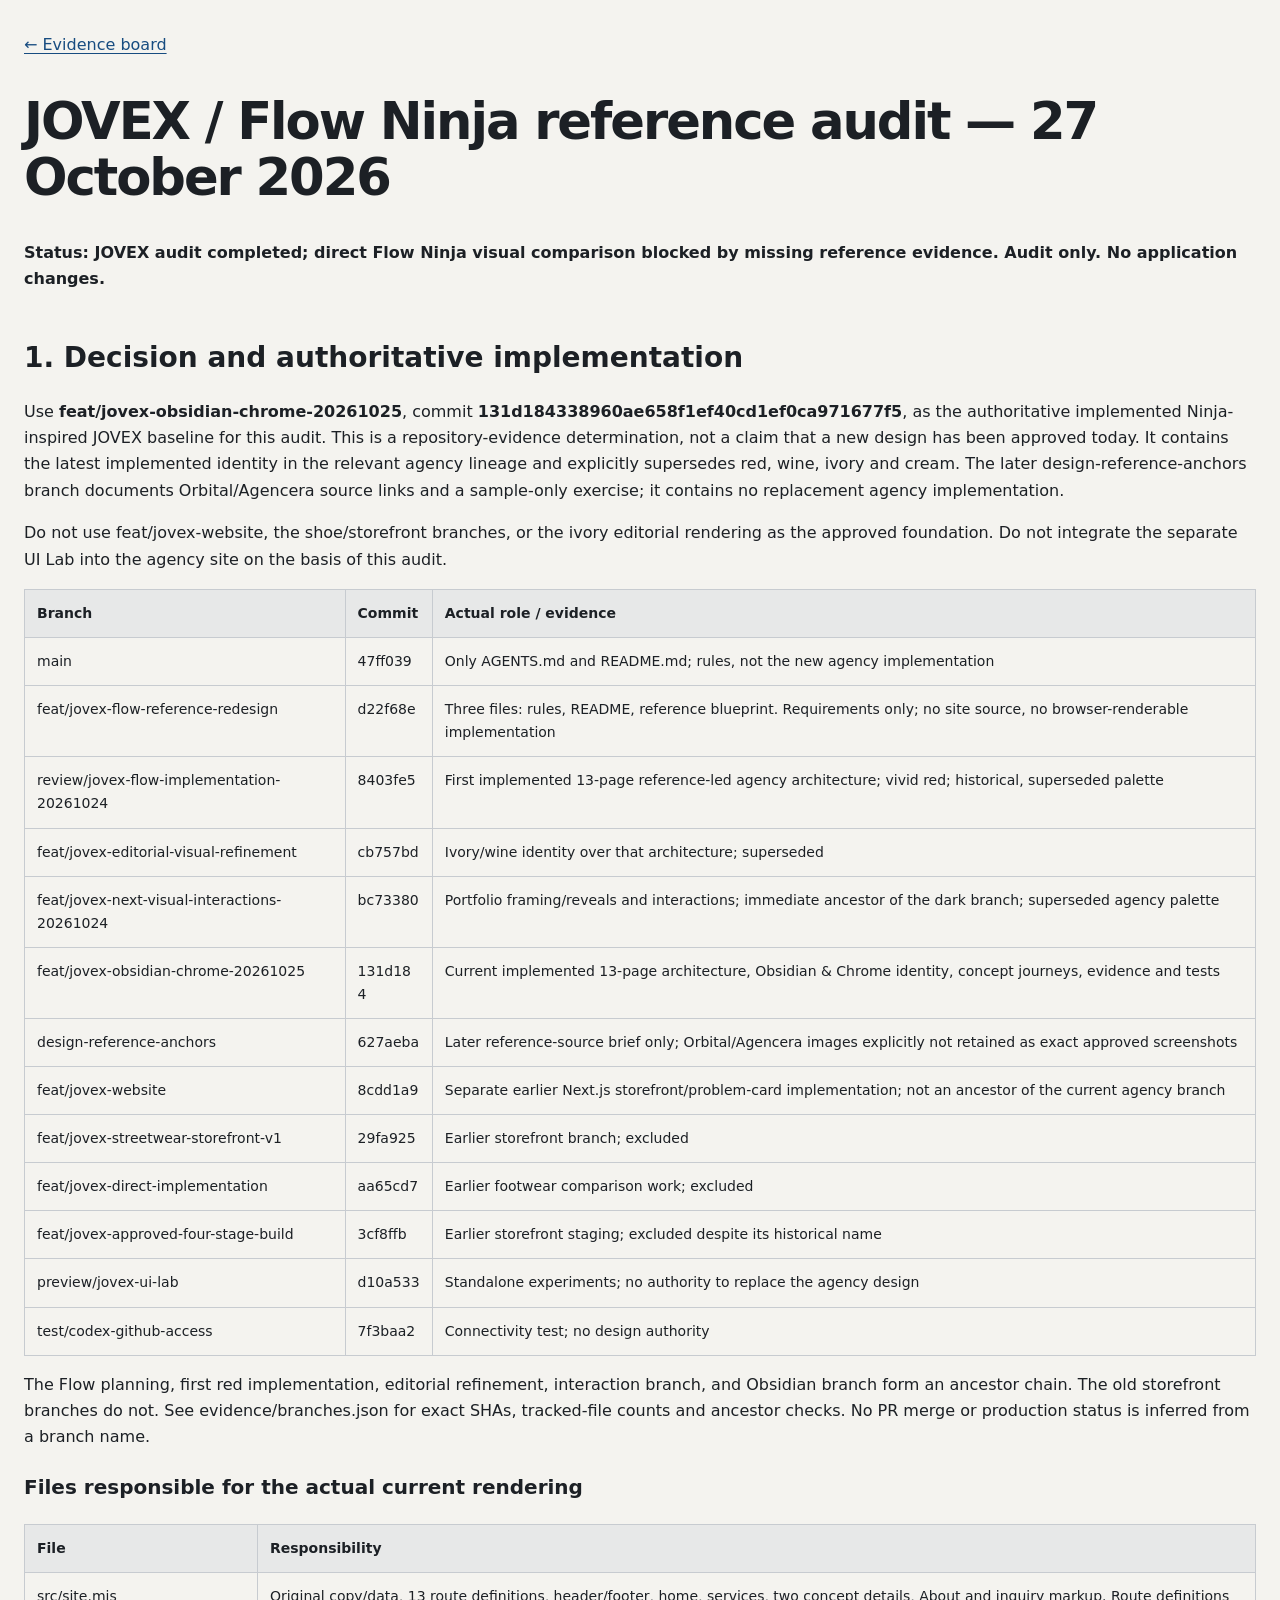
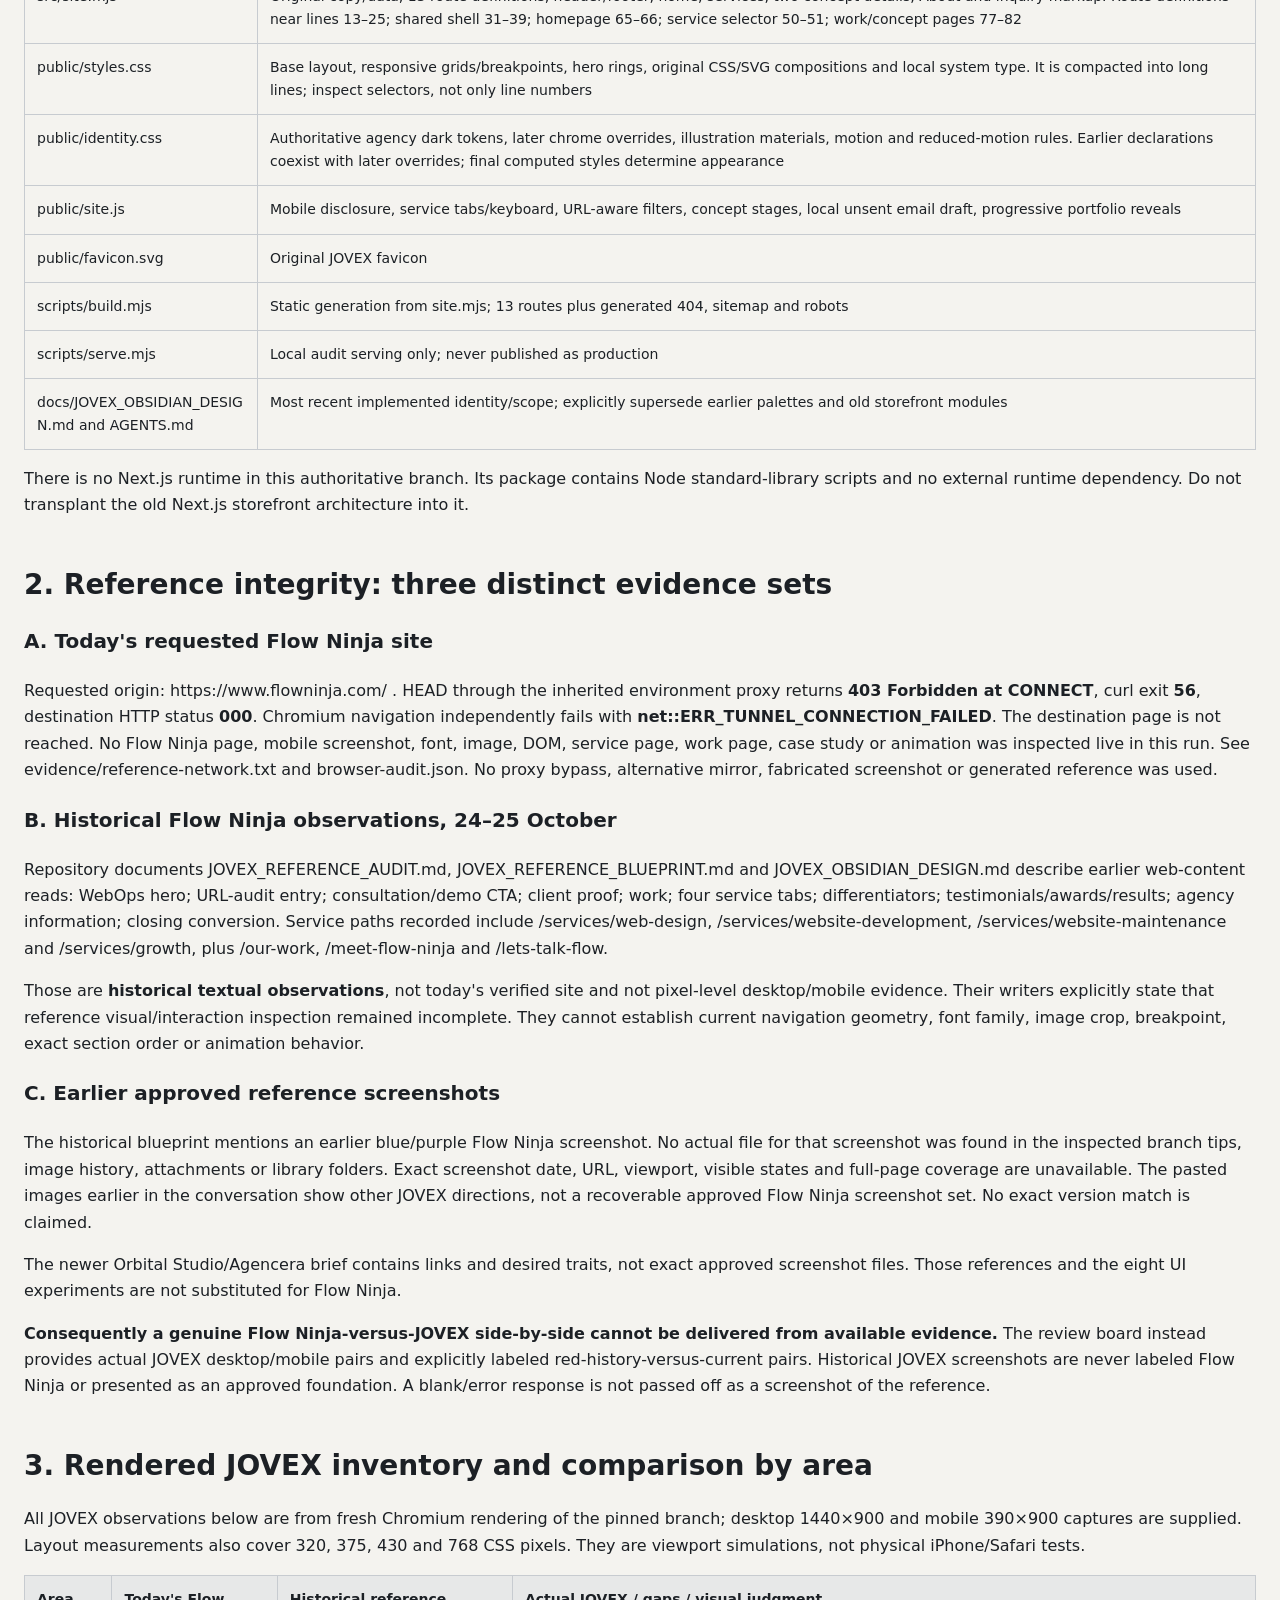
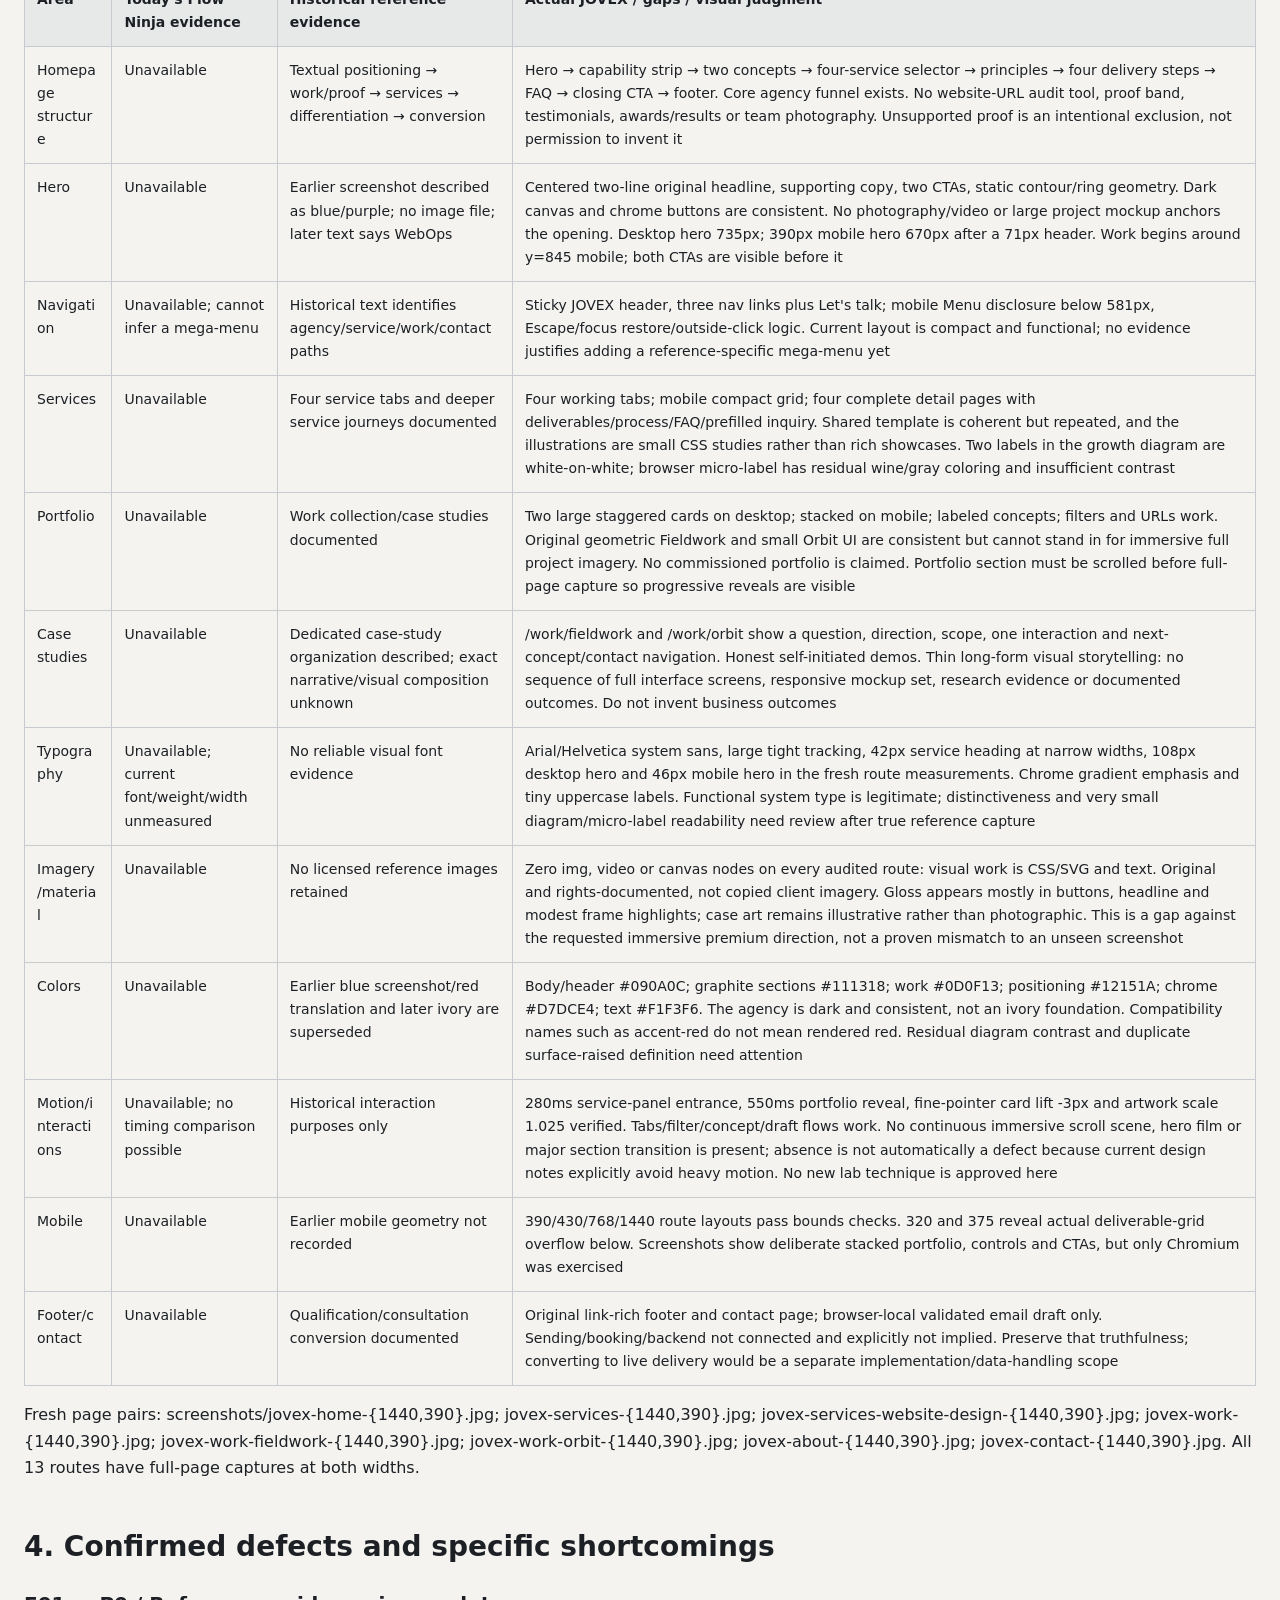
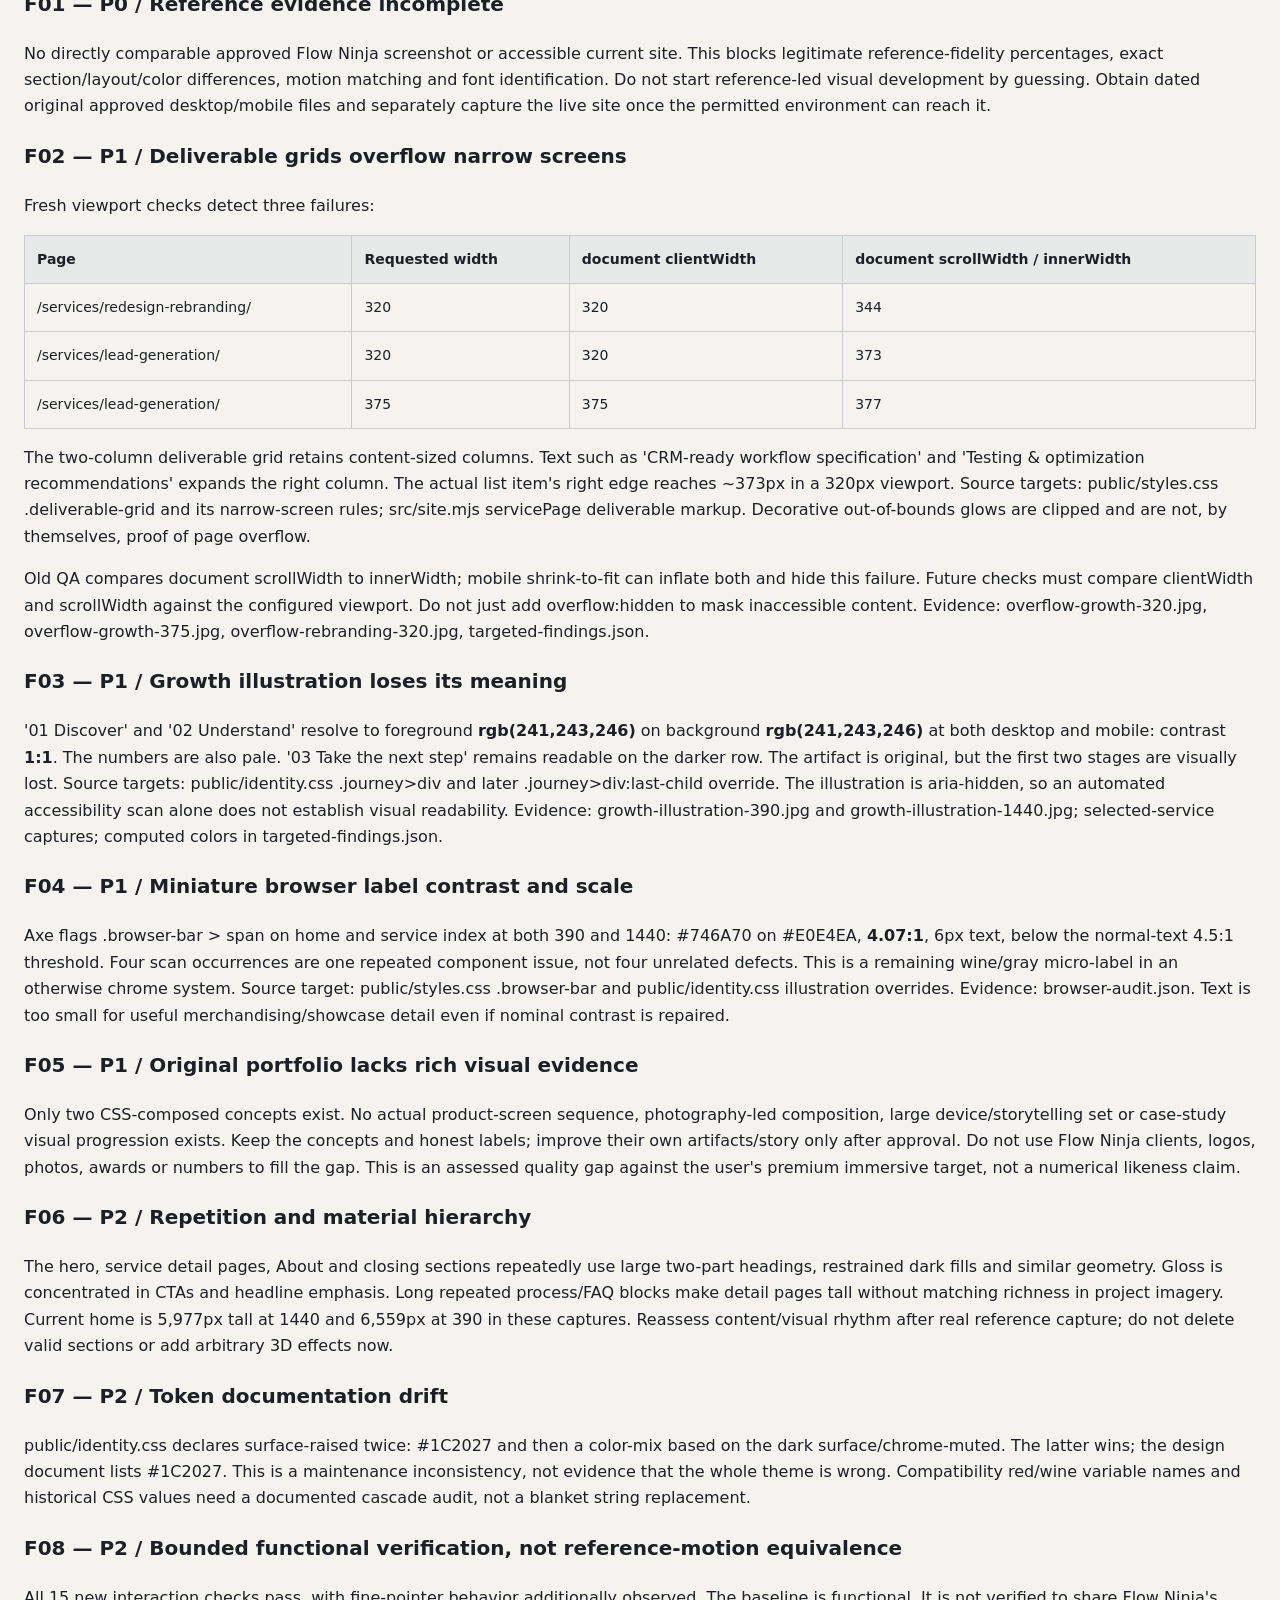
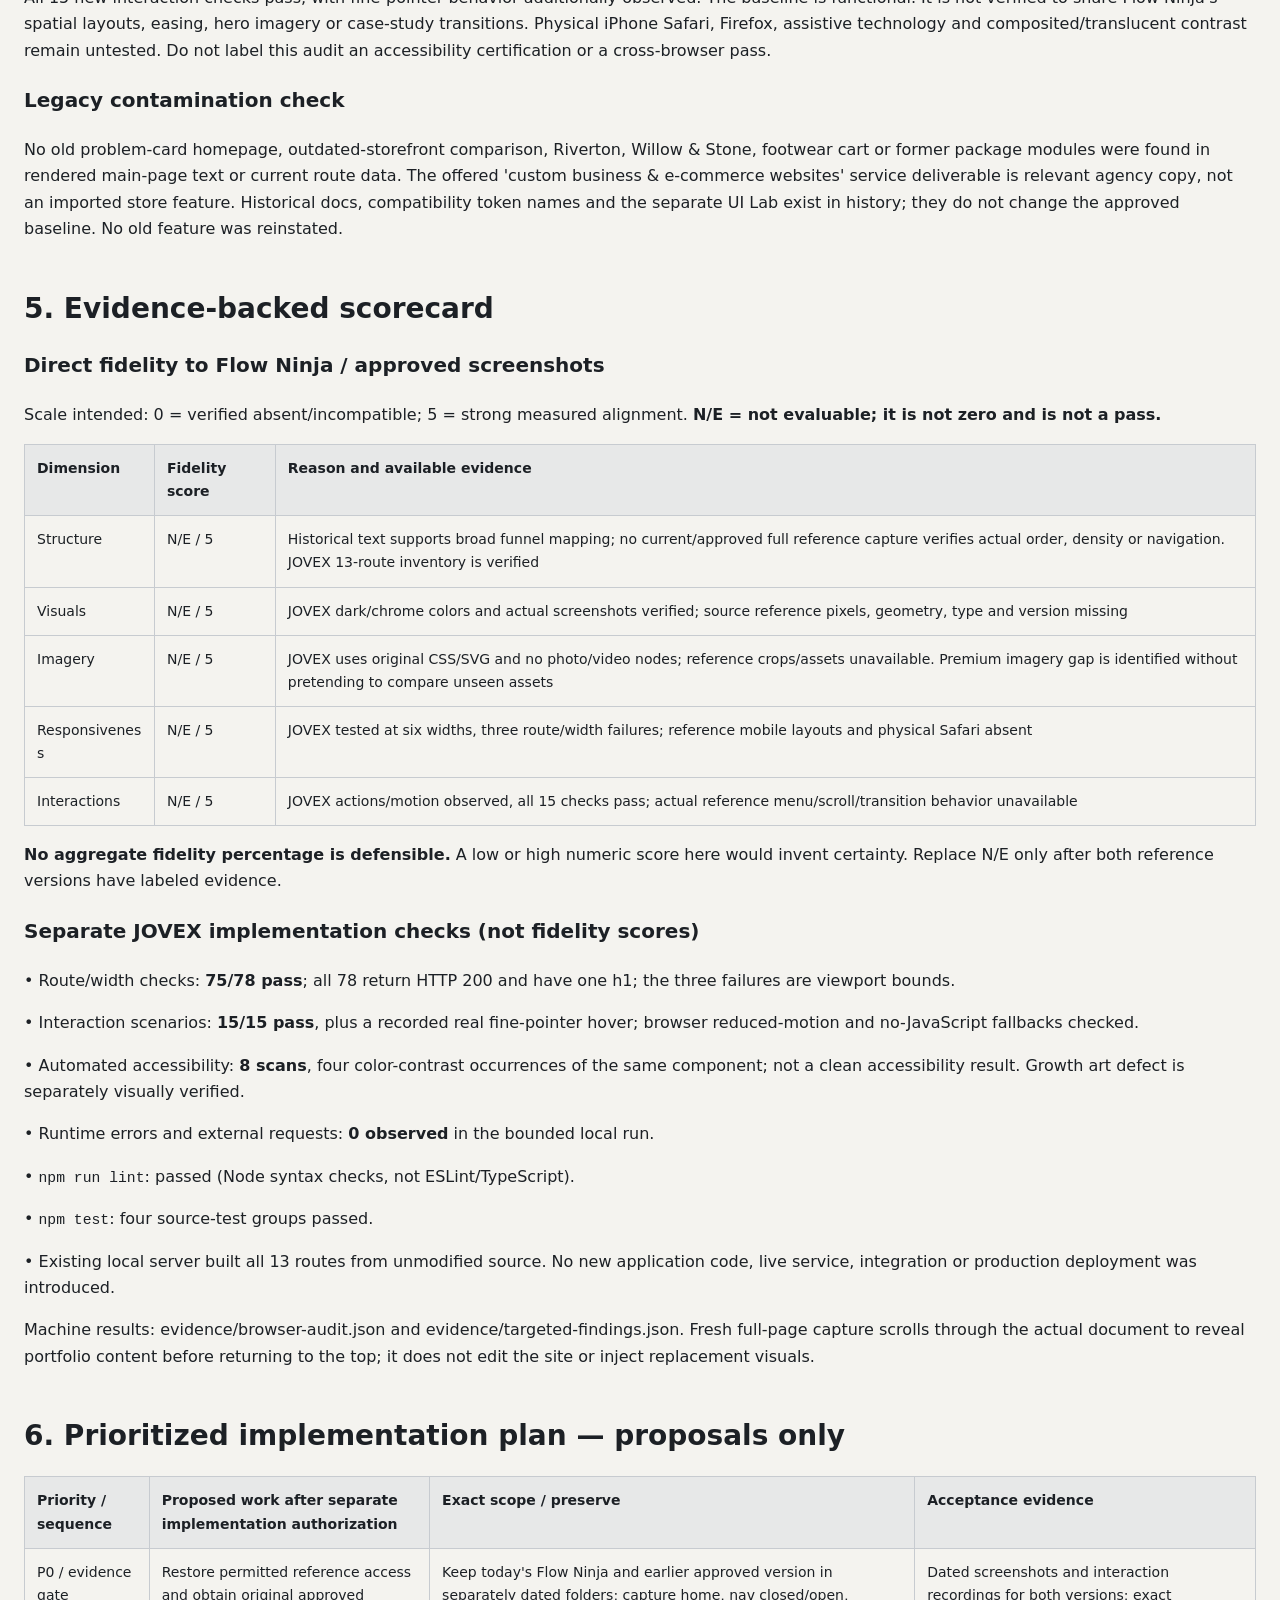
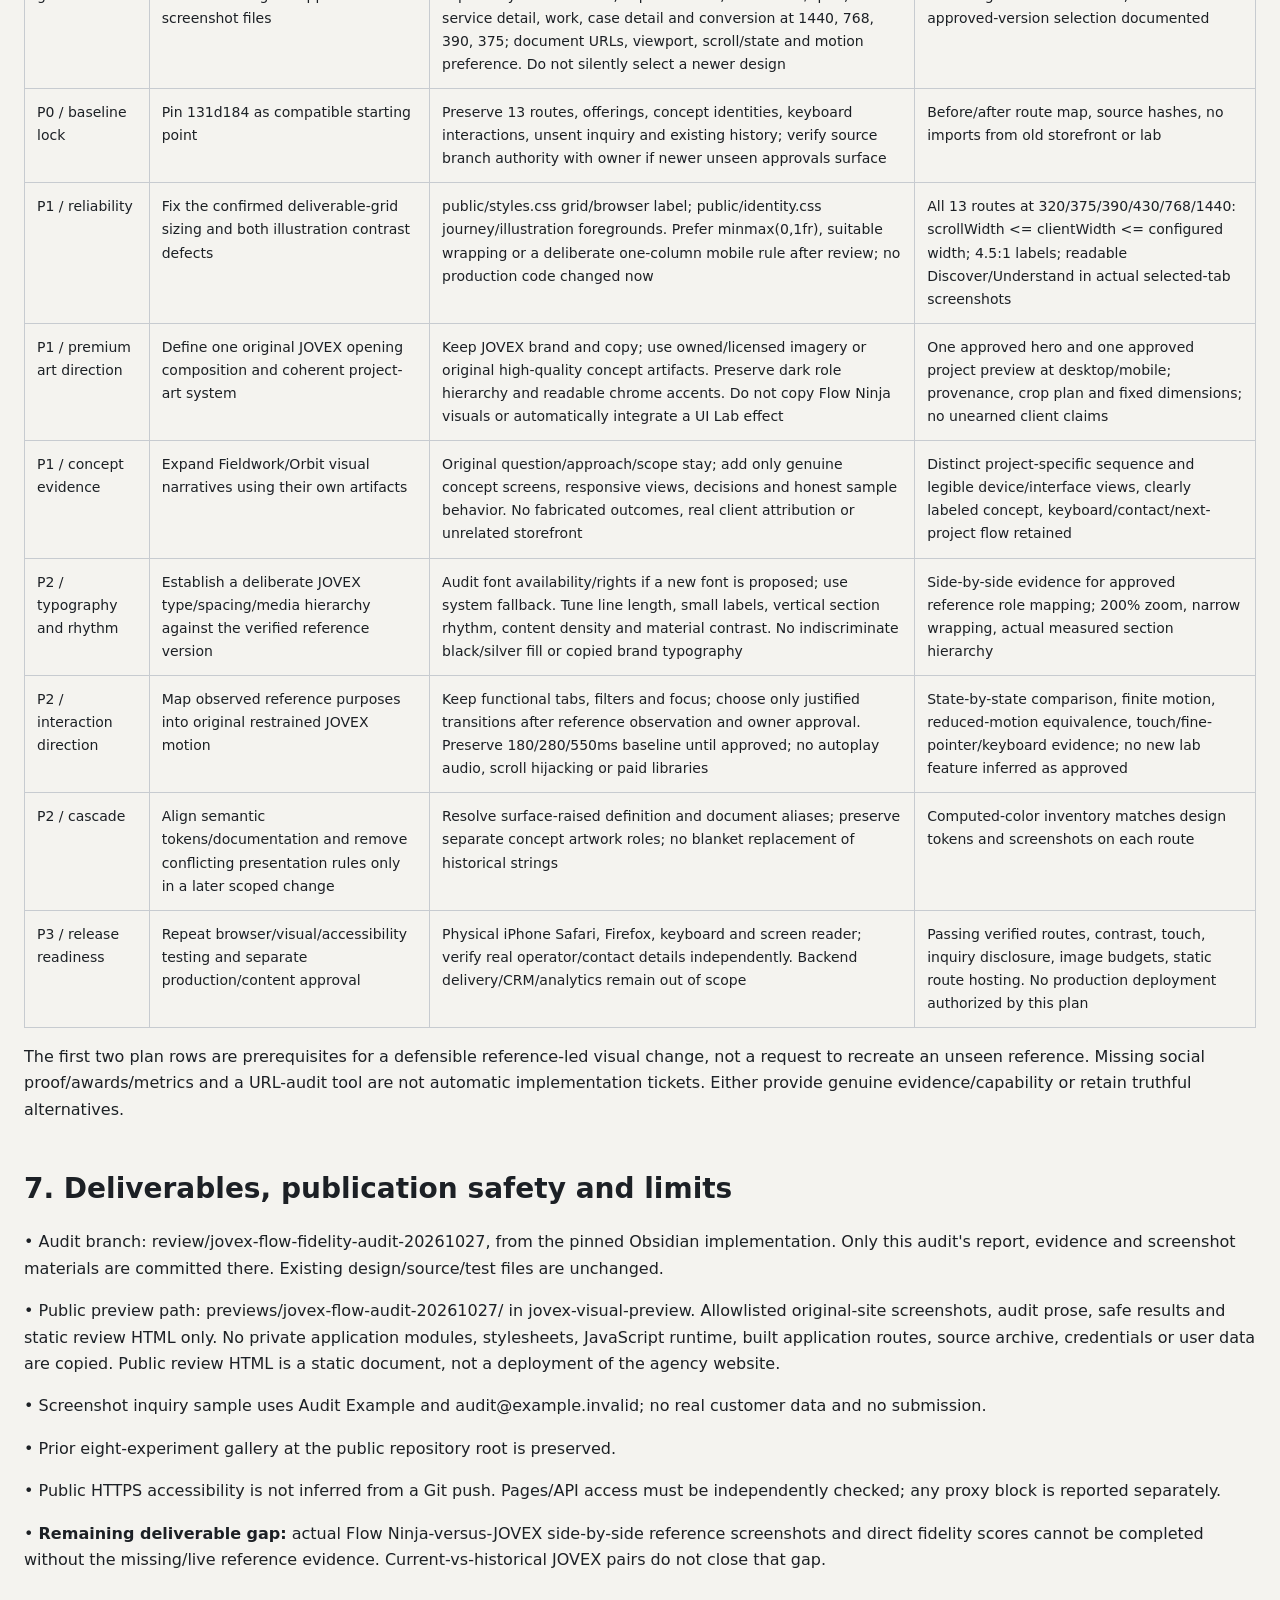
<file: previews/jovex-flow-audit-20261027/report.html>
<!doctype html><html lang="en"><head><meta charset="utf-8"><meta name="viewport" content="width=device-width,initial-scale=1"><title>JOVEX reference audit / full report</title><link rel="stylesheet" href="review.css"></head><body><main><a href="index.html">← Evidence board</a><h1>JOVEX / Flow Ninja reference audit — 27 October 2026</h1><p><strong>Status: JOVEX audit completed; direct Flow Ninja visual comparison blocked by missing reference evidence. Audit only. No application changes.</strong></p><h2>1. Decision and authoritative implementation</h2><p>Use <strong>feat/jovex-obsidian-chrome-20261025</strong>, commit <strong>131d184338960ae658f1ef40cd1ef0ca971677f5</strong>, as the authoritative implemented Ninja-inspired JOVEX baseline for this audit. This is a repository-evidence determination, not a claim that a new design has been approved today. It contains the latest implemented identity in the relevant agency lineage and explicitly supersedes red, wine, ivory and cream. The later design-reference-anchors branch documents Orbital/Agencera source links and a sample-only exercise; it contains no replacement agency implementation.</p><p>Do not use feat/jovex-website, the shoe/storefront branches, or the ivory editorial rendering as the approved foundation. Do not integrate the separate UI Lab into the agency site on the basis of this audit.</p><div class="table-wrap"><table><tr><th>Branch</th><th>Commit</th><th>Actual role / evidence</th></tr><tr><td>main</td><td>47ff039</td><td>Only AGENTS.md and README.md; rules, not the new agency implementation</td></tr><tr><td>feat/jovex-flow-reference-redesign</td><td>d22f68e</td><td>Three files: rules, README, reference blueprint. Requirements only; no site source, no browser-renderable implementation</td></tr><tr><td>review/jovex-flow-implementation-20261024</td><td>8403fe5</td><td>First implemented 13-page reference-led agency architecture; vivid red; historical, superseded palette</td></tr><tr><td>feat/jovex-editorial-visual-refinement</td><td>cb757bd</td><td>Ivory/wine identity over that architecture; superseded</td></tr><tr><td>feat/jovex-next-visual-interactions-20261024</td><td>bc73380</td><td>Portfolio framing/reveals and interactions; immediate ancestor of the dark branch; superseded agency palette</td></tr><tr><td>feat/jovex-obsidian-chrome-20261025</td><td>131d184</td><td>Current implemented 13-page architecture, Obsidian &amp; Chrome identity, concept journeys, evidence and tests</td></tr><tr><td>design-reference-anchors</td><td>627aeba</td><td>Later reference-source brief only; Orbital/Agencera images explicitly not retained as exact approved screenshots</td></tr><tr><td>feat/jovex-website</td><td>8cdd1a9</td><td>Separate earlier Next.js storefront/problem-card implementation; not an ancestor of the current agency branch</td></tr><tr><td>feat/jovex-streetwear-storefront-v1</td><td>29fa925</td><td>Earlier storefront branch; excluded</td></tr><tr><td>feat/jovex-direct-implementation</td><td>aa65cd7</td><td>Earlier footwear comparison work; excluded</td></tr><tr><td>feat/jovex-approved-four-stage-build</td><td>3cf8ffb</td><td>Earlier storefront staging; excluded despite its historical name</td></tr><tr><td>preview/jovex-ui-lab</td><td>d10a533</td><td>Standalone experiments; no authority to replace the agency design</td></tr><tr><td>test/codex-github-access</td><td>7f3baa2</td><td>Connectivity test; no design authority</td></tr></table></div><p>The Flow planning, first red implementation, editorial refinement, interaction branch, and Obsidian branch form an ancestor chain. The old storefront branches do not. See evidence/branches.json for exact SHAs, tracked-file counts and ancestor checks. No PR merge or production status is inferred from a branch name.</p><h3>Files responsible for the actual current rendering</h3><div class="table-wrap"><table><tr><th>File</th><th>Responsibility</th></tr><tr><td>src/site.mjs</td><td>Original copy/data, 13 route definitions, header/footer, home, services, two concept details, About and inquiry markup. Route definitions near lines 13–25; shared shell 31–39; homepage 65–66; service selector 50–51; work/concept pages 77–82</td></tr><tr><td>public/styles.css</td><td>Base layout, responsive grids/breakpoints, hero rings, original CSS/SVG compositions and local system type. It is compacted into long lines; inspect selectors, not only line numbers</td></tr><tr><td>public/identity.css</td><td>Authoritative agency dark tokens, later chrome overrides, illustration materials, motion and reduced-motion rules. Earlier declarations coexist with later overrides; final computed styles determine appearance</td></tr><tr><td>public/site.js</td><td>Mobile disclosure, service tabs/keyboard, URL-aware filters, concept stages, local unsent email draft, progressive portfolio reveals</td></tr><tr><td>public/favicon.svg</td><td>Original JOVEX favicon</td></tr><tr><td>scripts/build.mjs</td><td>Static generation from site.mjs; 13 routes plus generated 404, sitemap and robots</td></tr><tr><td>scripts/serve.mjs</td><td>Local audit serving only; never published as production</td></tr><tr><td>docs/JOVEX_OBSIDIAN_DESIGN.md and AGENTS.md</td><td>Most recent implemented identity/scope; explicitly supersede earlier palettes and old storefront modules</td></tr></table></div><p>There is no Next.js runtime in this authoritative branch. Its package contains Node standard-library scripts and no external runtime dependency. Do not transplant the old Next.js storefront architecture into it.</p><h2>2. Reference integrity: three distinct evidence sets</h2><h3>A. Today&#x27;s requested Flow Ninja site</h3><p>Requested origin: https://www.flowninja.com/ . HEAD through the inherited environment proxy returns <strong>403 Forbidden at CONNECT</strong>, curl exit <strong>56</strong>, destination HTTP status <strong>000</strong>. Chromium navigation independently fails with <strong>net::ERR_TUNNEL_CONNECTION_FAILED</strong>. The destination page is not reached. No Flow Ninja page, mobile screenshot, font, image, DOM, service page, work page, case study or animation was inspected live in this run. See evidence/reference-network.txt and browser-audit.json. No proxy bypass, alternative mirror, fabricated screenshot or generated reference was used.</p><h3>B. Historical Flow Ninja observations, 24–25 October</h3><p>Repository documents JOVEX_REFERENCE_AUDIT.md, JOVEX_REFERENCE_BLUEPRINT.md and JOVEX_OBSIDIAN_DESIGN.md describe earlier web-content reads: WebOps hero; URL-audit entry; consultation/demo CTA; client proof; work; four service tabs; differentiators; testimonials/awards/results; agency information; closing conversion. Service paths recorded include /services/web-design, /services/website-development, /services/website-maintenance and /services/growth, plus /our-work, /meet-flow-ninja and /lets-talk-flow.</p><p>Those are <strong>historical textual observations</strong>, not today&#x27;s verified site and not pixel-level desktop/mobile evidence. Their writers explicitly state that reference visual/interaction inspection remained incomplete. They cannot establish current navigation geometry, font family, image crop, breakpoint, exact section order or animation behavior.</p><h3>C. Earlier approved reference screenshots</h3><p>The historical blueprint mentions an earlier blue/purple Flow Ninja screenshot. No actual file for that screenshot was found in the inspected branch tips, image history, attachments or library folders. Exact screenshot date, URL, viewport, visible states and full-page coverage are unavailable. The pasted images earlier in the conversation show other JOVEX directions, not a recoverable approved Flow Ninja screenshot set. No exact version match is claimed.</p><p>The newer Orbital Studio/Agencera brief contains links and desired traits, not exact approved screenshot files. Those references and the eight UI experiments are not substituted for Flow Ninja.</p><p><strong>Consequently a genuine Flow Ninja-versus-JOVEX side-by-side cannot be delivered from available evidence.</strong> The review board instead provides actual JOVEX desktop/mobile pairs and explicitly labeled red-history-versus-current pairs. Historical JOVEX screenshots are never labeled Flow Ninja or presented as an approved foundation. A blank/error response is not passed off as a screenshot of the reference.</p><h2>3. Rendered JOVEX inventory and comparison by area</h2><p>All JOVEX observations below are from fresh Chromium rendering of the pinned branch; desktop 1440×900 and mobile 390×900 captures are supplied. Layout measurements also cover 320, 375, 430 and 768 CSS pixels. They are viewport simulations, not physical iPhone/Safari tests.</p><div class="table-wrap"><table><tr><th>Area</th><th>Today&#x27;s Flow Ninja evidence</th><th>Historical reference evidence</th><th>Actual JOVEX / gaps / visual judgment</th></tr><tr><td>Homepage structure</td><td>Unavailable</td><td>Textual positioning → work/proof → services → differentiation → conversion</td><td>Hero → capability strip → two concepts → four-service selector → principles → four delivery steps → FAQ → closing CTA → footer. Core agency funnel exists. No website-URL audit tool, proof band, testimonials, awards/results or team photography. Unsupported proof is an intentional exclusion, not permission to invent it</td></tr><tr><td>Hero</td><td>Unavailable</td><td>Earlier screenshot described as blue/purple; no image file; later text says WebOps</td><td>Centered two-line original headline, supporting copy, two CTAs, static contour/ring geometry. Dark canvas and chrome buttons are consistent. No photography/video or large project mockup anchors the opening. Desktop hero 735px; 390px mobile hero 670px after a 71px header. Work begins around y=845 mobile; both CTAs are visible before it</td></tr><tr><td>Navigation</td><td>Unavailable; cannot infer a mega-menu</td><td>Historical text identifies agency/service/work/contact paths</td><td>Sticky JOVEX header, three nav links plus Let&#x27;s talk; mobile Menu disclosure below 581px, Escape/focus restore/outside-click logic. Current layout is compact and functional; no evidence justifies adding a reference-specific mega-menu yet</td></tr><tr><td>Services</td><td>Unavailable</td><td>Four service tabs and deeper service journeys documented</td><td>Four working tabs; mobile compact grid; four complete detail pages with deliverables/process/FAQ/prefilled inquiry. Shared template is coherent but repeated, and the illustrations are small CSS studies rather than rich showcases. Two labels in the growth diagram are white-on-white; browser micro-label has residual wine/gray coloring and insufficient contrast</td></tr><tr><td>Portfolio</td><td>Unavailable</td><td>Work collection/case studies documented</td><td>Two large staggered cards on desktop; stacked on mobile; labeled concepts; filters and URLs work. Original geometric Fieldwork and small Orbit UI are consistent but cannot stand in for immersive full project imagery. No commissioned portfolio is claimed. Portfolio section must be scrolled before full-page capture so progressive reveals are visible</td></tr><tr><td>Case studies</td><td>Unavailable</td><td>Dedicated case-study organization described; exact narrative/visual composition unknown</td><td>/work/fieldwork and /work/orbit show a question, direction, scope, one interaction and next-concept/contact navigation. Honest self-initiated demos. Thin long-form visual storytelling: no sequence of full interface screens, responsive mockup set, research evidence or documented outcomes. Do not invent business outcomes</td></tr><tr><td>Typography</td><td>Unavailable; current font/weight/width unmeasured</td><td>No reliable visual font evidence</td><td>Arial/Helvetica system sans, large tight tracking, 42px service heading at narrow widths, 108px desktop hero and 46px mobile hero in the fresh route measurements. Chrome gradient emphasis and tiny uppercase labels. Functional system type is legitimate; distinctiveness and very small diagram/micro-label readability need review after true reference capture</td></tr><tr><td>Imagery/material</td><td>Unavailable</td><td>No licensed reference images retained</td><td>Zero img, video or canvas nodes on every audited route: visual work is CSS/SVG and text. Original and rights-documented, not copied client imagery. Gloss appears mostly in buttons, headline and modest frame highlights; case art remains illustrative rather than photographic. This is a gap against the requested immersive premium direction, not a proven mismatch to an unseen screenshot</td></tr><tr><td>Colors</td><td>Unavailable</td><td>Earlier blue screenshot/red translation and later ivory are superseded</td><td>Body/header #090A0C; graphite sections #111318; work #0D0F13; positioning #12151A; chrome #D7DCE4; text #F1F3F6. The agency is dark and consistent, not an ivory foundation. Compatibility names such as accent-red do not mean rendered red. Residual diagram contrast and duplicate surface-raised definition need attention</td></tr><tr><td>Motion/interactions</td><td>Unavailable; no timing comparison possible</td><td>Historical interaction purposes only</td><td>280ms service-panel entrance, 550ms portfolio reveal, fine-pointer card lift -3px and artwork scale 1.025 verified. Tabs/filter/concept/draft flows work. No continuous immersive scroll scene, hero film or major section transition is present; absence is not automatically a defect because current design notes explicitly avoid heavy motion. No new lab technique is approved here</td></tr><tr><td>Mobile</td><td>Unavailable</td><td>Earlier mobile geometry not recorded</td><td>390/430/768/1440 route layouts pass bounds checks. 320 and 375 reveal actual deliverable-grid overflow below. Screenshots show deliberate stacked portfolio, controls and CTAs, but only Chromium was exercised</td></tr><tr><td>Footer/contact</td><td>Unavailable</td><td>Qualification/consultation conversion documented</td><td>Original link-rich footer and contact page; browser-local validated email draft only. Sending/booking/backend not connected and explicitly not implied. Preserve that truthfulness; converting to live delivery would be a separate implementation/data-handling scope</td></tr></table></div><p>Fresh page pairs: screenshots/jovex-home-{1440,390}.jpg; jovex-services-{1440,390}.jpg; jovex-services-website-design-{1440,390}.jpg; jovex-work-{1440,390}.jpg; jovex-work-fieldwork-{1440,390}.jpg; jovex-work-orbit-{1440,390}.jpg; jovex-about-{1440,390}.jpg; jovex-contact-{1440,390}.jpg. All 13 routes have full-page captures at both widths.</p><h2>4. Confirmed defects and specific shortcomings</h2><h3>F01 — P0 / Reference evidence incomplete</h3><p>No directly comparable approved Flow Ninja screenshot or accessible current site. This blocks legitimate reference-fidelity percentages, exact section/layout/color differences, motion matching and font identification. Do not start reference-led visual development by guessing. Obtain dated original approved desktop/mobile files and separately capture the live site once the permitted environment can reach it.</p><h3>F02 — P1 / Deliverable grids overflow narrow screens</h3><p>Fresh viewport checks detect three failures:</p><div class="table-wrap"><table><tr><th>Page</th><th>Requested width</th><th>document clientWidth</th><th>document scrollWidth / innerWidth</th></tr><tr><td>/services/redesign-rebranding/</td><td>320</td><td>320</td><td>344</td></tr><tr><td>/services/lead-generation/</td><td>320</td><td>320</td><td>373</td></tr><tr><td>/services/lead-generation/</td><td>375</td><td>375</td><td>377</td></tr></table></div><p>The two-column deliverable grid retains content-sized columns. Text such as &#x27;CRM-ready workflow specification&#x27; and &#x27;Testing &amp; optimization recommendations&#x27; expands the right column. The actual list item&#x27;s right edge reaches ~373px in a 320px viewport. Source targets: public/styles.css .deliverable-grid and its narrow-screen rules; src/site.mjs servicePage deliverable markup. Decorative out-of-bounds glows are clipped and are not, by themselves, proof of page overflow.</p><p>Old QA compares document scrollWidth to innerWidth; mobile shrink-to-fit can inflate both and hide this failure. Future checks must compare clientWidth and scrollWidth against the configured viewport. Do not just add overflow:hidden to mask inaccessible content. Evidence: overflow-growth-320.jpg, overflow-growth-375.jpg, overflow-rebranding-320.jpg, targeted-findings.json.</p><h3>F03 — P1 / Growth illustration loses its meaning</h3><p>&#x27;01 Discover&#x27; and &#x27;02 Understand&#x27; resolve to foreground <strong>rgb(241,243,246)</strong> on background <strong>rgb(241,243,246)</strong> at both desktop and mobile: contrast <strong>1:1</strong>. The numbers are also pale. &#x27;03 Take the next step&#x27; remains readable on the darker row. The artifact is original, but the first two stages are visually lost. Source targets: public/identity.css .journey&gt;div and later .journey&gt;div:last-child override. The illustration is aria-hidden, so an automated accessibility scan alone does not establish visual readability. Evidence: growth-illustration-390.jpg and growth-illustration-1440.jpg; selected-service captures; computed colors in targeted-findings.json.</p><h3>F04 — P1 / Miniature browser label contrast and scale</h3><p>Axe flags .browser-bar &gt; span on home and service index at both 390 and 1440: #746A70 on #E0E4EA, <strong>4.07:1</strong>, 6px text, below the normal-text 4.5:1 threshold. Four scan occurrences are one repeated component issue, not four unrelated defects. This is a remaining wine/gray micro-label in an otherwise chrome system. Source target: public/styles.css .browser-bar and public/identity.css illustration overrides. Evidence: browser-audit.json. Text is too small for useful merchandising/showcase detail even if nominal contrast is repaired.</p><h3>F05 — P1 / Original portfolio lacks rich visual evidence</h3><p>Only two CSS-composed concepts exist. No actual product-screen sequence, photography-led composition, large device/storytelling set or case-study visual progression exists. Keep the concepts and honest labels; improve their own artifacts/story only after approval. Do not use Flow Ninja clients, logos, photos, awards or numbers to fill the gap. This is an assessed quality gap against the user&#x27;s premium immersive target, not a numerical likeness claim.</p><h3>F06 — P2 / Repetition and material hierarchy</h3><p>The hero, service detail pages, About and closing sections repeatedly use large two-part headings, restrained dark fills and similar geometry. Gloss is concentrated in CTAs and headline emphasis. Long repeated process/FAQ blocks make detail pages tall without matching richness in project imagery. Current home is 5,977px tall at 1440 and 6,559px at 390 in these captures. Reassess content/visual rhythm after real reference capture; do not delete valid sections or add arbitrary 3D effects now.</p><h3>F07 — P2 / Token documentation drift</h3><p>public/identity.css declares surface-raised twice: #1C2027 and then a color-mix based on the dark surface/chrome-muted. The latter wins; the design document lists #1C2027. This is a maintenance inconsistency, not evidence that the whole theme is wrong. Compatibility red/wine variable names and historical CSS values need a documented cascade audit, not a blanket string replacement.</p><h3>F08 — P2 / Bounded functional verification, not reference-motion equivalence</h3><p>All 15 new interaction checks pass, with fine-pointer behavior additionally observed. The baseline is functional. It is not verified to share Flow Ninja&#x27;s spatial layouts, easing, hero imagery or case-study transitions. Physical iPhone Safari, Firefox, assistive technology and composited/translucent contrast remain untested. Do not label this audit an accessibility certification or a cross-browser pass.</p><h3>Legacy contamination check</h3><p>No old problem-card homepage, outdated-storefront comparison, Riverton, Willow &amp; Stone, footwear cart or former package modules were found in rendered main-page text or current route data. The offered &#x27;custom business &amp; e-commerce websites&#x27; service deliverable is relevant agency copy, not an imported store feature. Historical docs, compatibility token names and the separate UI Lab exist in history; they do not change the approved baseline. No old feature was reinstated.</p><h2>5. Evidence-backed scorecard</h2><h3>Direct fidelity to Flow Ninja / approved screenshots</h3><p>Scale intended: 0 = verified absent/incompatible; 5 = strong measured alignment. <strong>N/E = not evaluable; it is not zero and is not a pass.</strong></p><div class="table-wrap"><table><tr><th>Dimension</th><th>Fidelity score</th><th>Reason and available evidence</th></tr><tr><td>Structure</td><td>N/E / 5</td><td>Historical text supports broad funnel mapping; no current/approved full reference capture verifies actual order, density or navigation. JOVEX 13-route inventory is verified</td></tr><tr><td>Visuals</td><td>N/E / 5</td><td>JOVEX dark/chrome colors and actual screenshots verified; source reference pixels, geometry, type and version missing</td></tr><tr><td>Imagery</td><td>N/E / 5</td><td>JOVEX uses original CSS/SVG and no photo/video nodes; reference crops/assets unavailable. Premium imagery gap is identified without pretending to compare unseen assets</td></tr><tr><td>Responsiveness</td><td>N/E / 5</td><td>JOVEX tested at six widths, three route/width failures; reference mobile layouts and physical Safari absent</td></tr><tr><td>Interactions</td><td>N/E / 5</td><td>JOVEX actions/motion observed, all 15 checks pass; actual reference menu/scroll/transition behavior unavailable</td></tr></table></div><p><strong>No aggregate fidelity percentage is defensible.</strong> A low or high numeric score here would invent certainty. Replace N/E only after both reference versions have labeled evidence.</p><h3>Separate JOVEX implementation checks (not fidelity scores)</h3><p>• Route/width checks: <strong>75/78 pass</strong>; all 78 return HTTP 200 and have one h1; the three failures are viewport bounds.</p><p>• Interaction scenarios: <strong>15/15 pass</strong>, plus a recorded real fine-pointer hover; browser reduced-motion and no-JavaScript fallbacks checked.</p><p>• Automated accessibility: <strong>8 scans</strong>, four color-contrast occurrences of the same component; not a clean accessibility result. Growth art defect is separately visually verified.</p><p>• Runtime errors and external requests: <strong>0 observed</strong> in the bounded local run.</p><p>• <code>npm run lint</code>: passed (Node syntax checks, not ESLint/TypeScript).</p><p>• <code>npm test</code>: four source-test groups passed.</p><p>• Existing local server built all 13 routes from unmodified source. No new application code, live service, integration or production deployment was introduced.</p><p>Machine results: evidence/browser-audit.json and evidence/targeted-findings.json. Fresh full-page capture scrolls through the actual document to reveal portfolio content before returning to the top; it does not edit the site or inject replacement visuals.</p><h2>6. Prioritized implementation plan — proposals only</h2><div class="table-wrap"><table><tr><th>Priority / sequence</th><th>Proposed work after separate implementation authorization</th><th>Exact scope / preserve</th><th>Acceptance evidence</th></tr><tr><td>P0 / evidence gate</td><td>Restore permitted reference access and obtain original approved screenshot files</td><td>Keep today&#x27;s Flow Ninja and earlier approved version in separately dated folders; capture home, nav closed/open, service detail, work, case detail and conversion at 1440, 768, 390, 375; document URLs, viewport, scroll/state and motion preference. Do not silently select a newer design</td><td>Dated screenshots and interaction recordings for both versions; exact approved-version selection documented</td></tr><tr><td>P0 / baseline lock</td><td>Pin 131d184 as compatible starting point</td><td>Preserve 13 routes, offerings, concept identities, keyboard interactions, unsent inquiry and existing history; verify source branch authority with owner if newer unseen approvals surface</td><td>Before/after route map, source hashes, no imports from old storefront or lab</td></tr><tr><td>P1 / reliability</td><td>Fix the confirmed deliverable-grid sizing and both illustration contrast defects</td><td>public/styles.css grid/browser label; public/identity.css journey/illustration foregrounds. Prefer minmax(0,1fr), suitable wrapping or a deliberate one-column mobile rule after review; no production code changed now</td><td>All 13 routes at 320/375/390/430/768/1440: scrollWidth &lt;= clientWidth &lt;= configured width; 4.5:1 labels; readable Discover/Understand in actual selected-tab screenshots</td></tr><tr><td>P1 / premium art direction</td><td>Define one original JOVEX opening composition and coherent project-art system</td><td>Keep JOVEX brand and copy; use owned/licensed imagery or original high-quality concept artifacts. Preserve dark role hierarchy and readable chrome accents. Do not copy Flow Ninja visuals or automatically integrate a UI Lab effect</td><td>One approved hero and one approved project preview at desktop/mobile; provenance, crop plan and fixed dimensions; no unearned client claims</td></tr><tr><td>P1 / concept evidence</td><td>Expand Fieldwork/Orbit visual narratives using their own artifacts</td><td>Original question/approach/scope stay; add only genuine concept screens, responsive views, decisions and honest sample behavior. No fabricated outcomes, real client attribution or unrelated storefront</td><td>Distinct project-specific sequence and legible device/interface views, clearly labeled concept, keyboard/contact/next-project flow retained</td></tr><tr><td>P2 / typography and rhythm</td><td>Establish a deliberate JOVEX type/spacing/media hierarchy against the verified reference version</td><td>Audit font availability/rights if a new font is proposed; use system fallback. Tune line length, small labels, vertical section rhythm, content density and material contrast. No indiscriminate black/silver fill or copied brand typography</td><td>Side-by-side evidence for approved reference role mapping; 200% zoom, narrow wrapping, actual measured section hierarchy</td></tr><tr><td>P2 / interaction direction</td><td>Map observed reference purposes into original restrained JOVEX motion</td><td>Keep functional tabs, filters and focus; choose only justified transitions after reference observation and owner approval. Preserve 180/280/550ms baseline until approved; no autoplay audio, scroll hijacking or paid libraries</td><td>State-by-state comparison, finite motion, reduced-motion equivalence, touch/fine-pointer/keyboard evidence; no new lab feature inferred as approved</td></tr><tr><td>P2 / cascade</td><td>Align semantic tokens/documentation and remove conflicting presentation rules only in a later scoped change</td><td>Resolve surface-raised definition and document aliases; preserve separate concept artwork roles; no blanket replacement of historical strings</td><td>Computed-color inventory matches design tokens and screenshots on each route</td></tr><tr><td>P3 / release readiness</td><td>Repeat browser/visual/accessibility testing and separate production/content approval</td><td>Physical iPhone Safari, Firefox, keyboard and screen reader; verify real operator/contact details independently. Backend delivery/CRM/analytics remain out of scope</td><td>Passing verified routes, contrast, touch, inquiry disclosure, image budgets, static route hosting. No production deployment authorized by this plan</td></tr></table></div><p>The first two plan rows are prerequisites for a defensible reference-led visual change, not a request to recreate an unseen reference. Missing social proof/awards/metrics and a URL-audit tool are not automatic implementation tickets. Either provide genuine evidence/capability or retain truthful alternatives.</p><h2>7. Deliverables, publication safety and limits</h2><p>• Audit branch: review/jovex-flow-fidelity-audit-20261027, from the pinned Obsidian implementation. Only this audit&#x27;s report, evidence and screenshot materials are committed there. Existing design/source/test files are unchanged.</p><p>• Public preview path: previews/jovex-flow-audit-20261027/ in jovex-visual-preview. Allowlisted original-site screenshots, audit prose, safe results and static review HTML only. No private application modules, stylesheets, JavaScript runtime, built application routes, source archive, credentials or user data are copied. Public review HTML is a static document, not a deployment of the agency website.</p><p>• Screenshot inquiry sample uses Audit Example and audit@example.invalid; no real customer data and no submission.</p><p>• Prior eight-experiment gallery at the public repository root is preserved.</p><p>• Public HTTPS accessibility is not inferred from a Git push. Pages/API access must be independently checked; any proxy block is reported separately.</p><p>• <strong>Remaining deliverable gap:</strong> actual Flow Ninja-versus-JOVEX side-by-side reference screenshots and direct fidelity scores cannot be completed without the missing/live reference evidence. Current-vs-historical JOVEX pairs do not close that gap.</p></main></body></html>
</file>
<file: previews/jovex-flow-audit-20261027/review.css>
*{box-sizing:border-box}body{margin:0;background:#f4f3ef;color:#1c2025;font:16px/1.65 system-ui,sans-serif}main{max-width:1400px;margin:auto;padding:32px 24px 70px}h1{font-size:clamp(28px,4vw,52px);line-height:1.1;letter-spacing:-.04em}h2{font-size:28px;line-height:1.25;margin-top:48px}h3{font-size:20px}a{color:#174c80;text-underline-offset:3px;overflow-wrap:anywhere}a:focus-visible{outline:3px solid #174c80;outline-offset:3px}.notice{padding:20px;border:2px solid #a85313;background:#fff4e6;border-radius:8px}.summary{display:flex;flex-wrap:wrap;gap:14px}.summary span{background:white;padding:12px 18px;border:1px solid #d3d4d5;border-radius:6px}.pair{display:grid;grid-template-columns:repeat(2,minmax(0,1fr));gap:20px}.responsive{grid-template-columns:minmax(0,2fr) minmax(0,1fr)}figure{margin:0;background:white;padding:16px;border:1px solid #c5c8cc;border-radius:8px;min-width:0}figcaption{margin-bottom:12px;font-size:14px}img{display:block;width:100%;height:auto;border:1px solid #e0e2e5}.long{max-height:680px;object-fit:contain;object-position:top;background:#e8e9e7}.phone{max-width:390px;margin:auto}table{border-collapse:collapse;width:100%;font-size:14px}th,td{border:1px solid #c7cbd0;padding:12px;vertical-align:top;text-align:left}th{background:#e7e8e8}.table-wrap{overflow-x:auto}p,li,td{overflow-wrap:anywhere}code{font-size:.92em}section{scroll-margin-top:24px}small{color:#505964}nav{display:flex;flex-wrap:wrap;gap:14px;margin:20px 0}details{padding:16px;border:1px solid #c5c8cc;background:white;margin-top:20px}summary{cursor:pointer;font-weight:600}.finding{border-left:4px solid #a85313;padding:12px 18px;background:#fff}footer{margin-top:50px;border-top:1px solid #bbb;padding-top:18px}@media(max-width:650px){main{padding:22px 16px}.pair,.responsive{grid-template-columns:1fr}h2{font-size:24px}figure{padding:10px}.long{max-height:580px}table{min-width:650px}.summary span{padding:8px 12px}}
</file>
